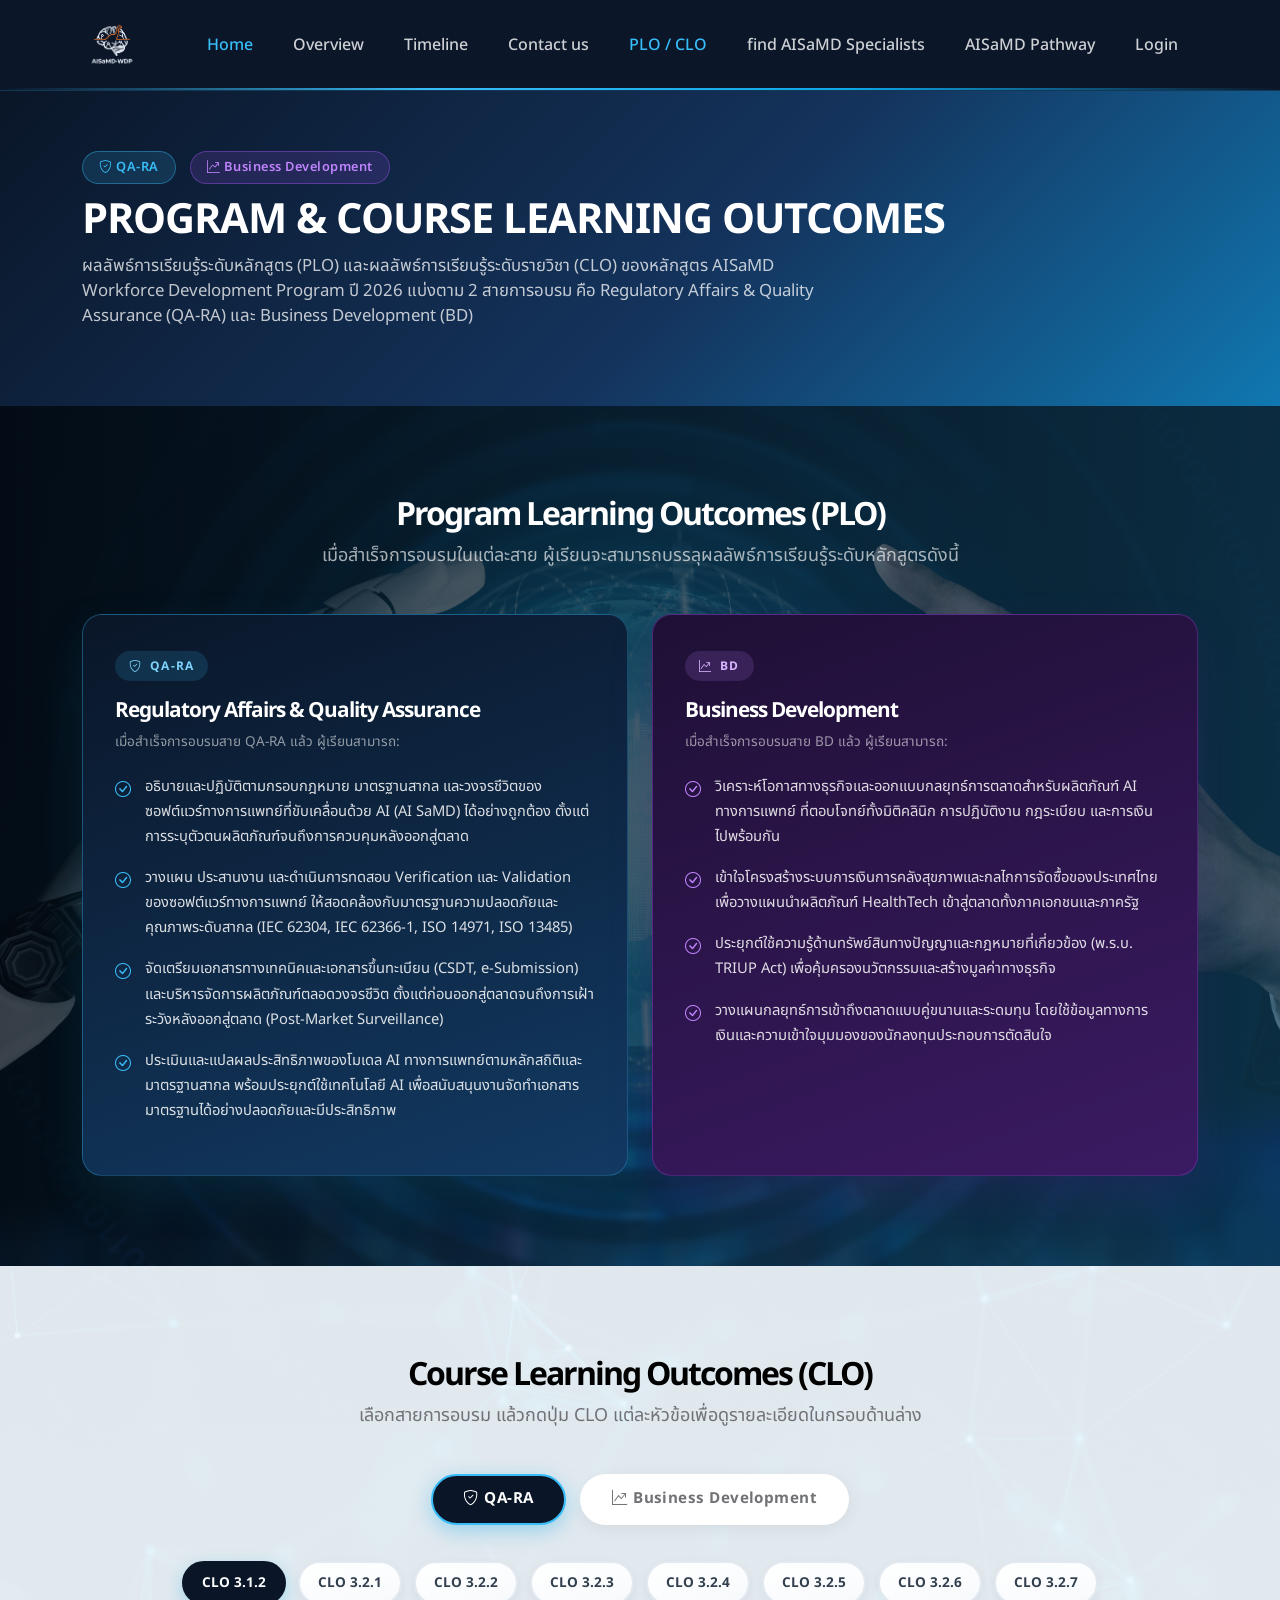
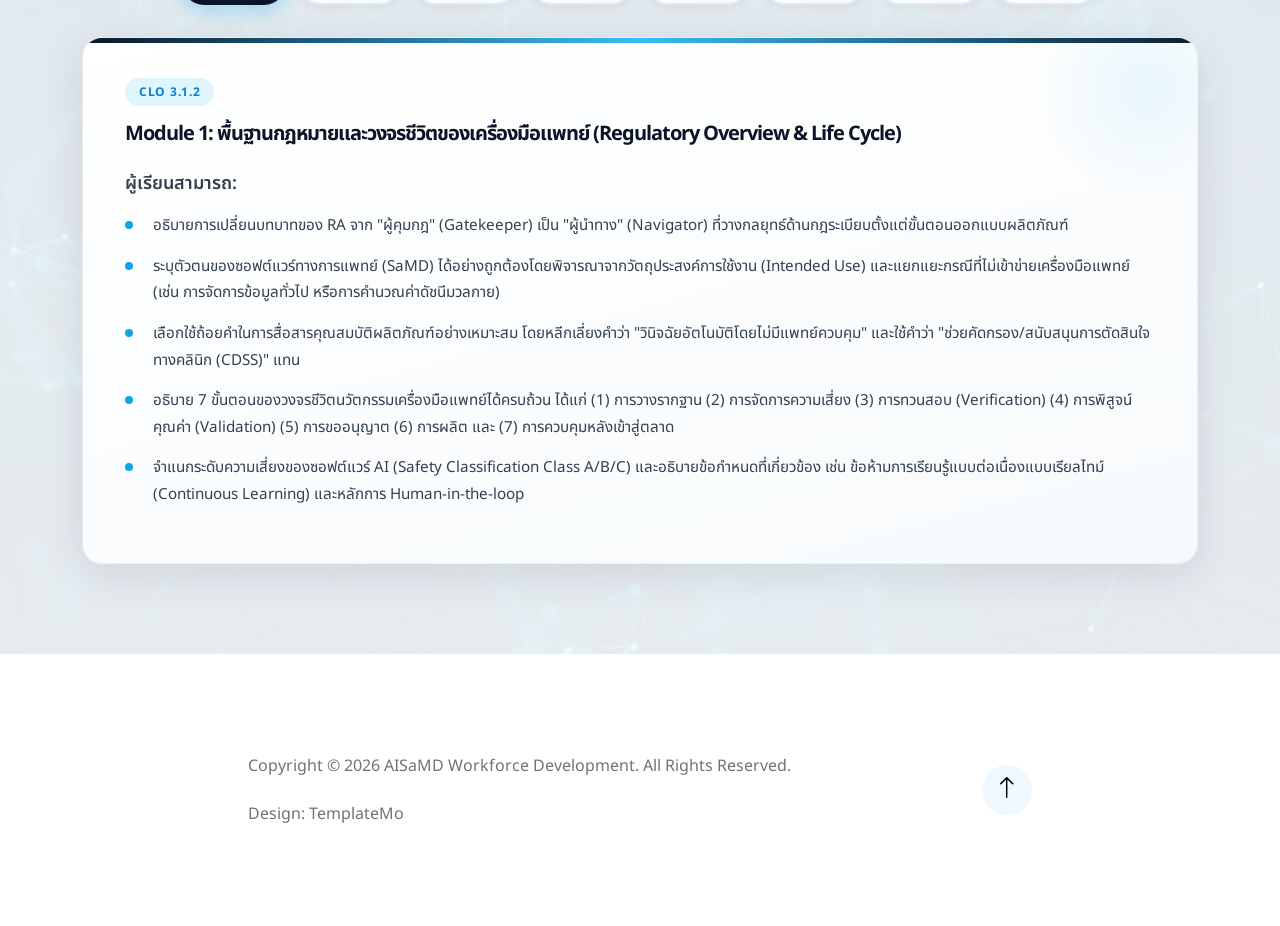
<file: plo-clo.html>
<!doctype html>
<html lang="th">
    <head>
        <meta charset="utf-8">
        <meta name="viewport" content="width=device-width, initial-scale=1">
        <meta name="description" content="Program Learning Outcomes (PLO) และ Course Learning Outcomes (CLO) หลักสูตร AISaMD-WDP 2026">
        <title>PLO / CLO - AISaMD Workforce Development Program</title>
        <link rel="icon" type="image/png" href="images/logo.png" />

        <link rel="preconnect" href="https://fonts.googleapis.com">
        <link rel="preconnect" href="https://fonts.gstatic.com" crossorigin>
        <link href="https://fonts.googleapis.com/css2?family=Noto+Sans+Thai:wght@300;400;500;600;700&family=Sarabun:wght@300;400;600;700&display=swap" rel="stylesheet">

        <link href="css/bootstrap.min.css" rel="stylesheet">
        <link href="css/bootstrap-icons.css" rel="stylesheet">
        <link href="css/templatemo-leadership-event.css" rel="stylesheet">

        <style>
        * {
            font-family: 'Noto Sans Thai', 'Sarabun', sans-serif !important;
        }

        /* ── NAVBAR (เหมือนกับ index.html ทุกประการ) ── */
        .navbar {
            padding: 10px 0 !important;
            background: rgba(10, 22, 40, 0.95) !important;
            backdrop-filter: blur(12px);
            border-bottom: 1px solid rgba(56,189,248,0.2);
            transition: all 0.3s ease;
        }
        .brand-logo {
            height: 60px !important;
            width: auto !important;
        }
        .navbar::after {
            content: '';
            position: absolute;
            bottom: 0; left: 0; right: 0;
            height: 2px;
            background: linear-gradient(90deg, transparent, #38bdf8, #0ea5e9, transparent);
        }
        .nav-link { color: rgba(255,255,255,0.80) !important; }
        .nav-link:hover, .nav-link.active { color: #38bdf8 !important; }

        /* ── Page hero ── */
        .plo-hero {
            background: linear-gradient(135deg, #0a1628 0%, #14335c 55%, #0ea5e9 130%);
            padding: 60px 0 60px;
            color: #ffffff;
        }
        .plo-hero h1 {
            color: #ffffff;
            font-size: 2.6rem;
            letter-spacing: -1px;
        }
        .plo-hero p {
            color: rgba(255,255,255,0.75);
            font-size: 1.05rem;
            max-width: 760px;
        }
        .plo-hero .badge-track {
            display: inline-block;
            padding: 6px 16px;
            border-radius: 30px;
            font-size: 0.8rem;
            font-weight: 600;
            letter-spacing: 0.04em;
            margin-right: 10px;
            margin-bottom: 12px;
        }
        .badge-qara { background: rgba(56,189,248,0.15); color: #38bdf8; border: 1px solid rgba(56,189,248,0.4); }
        .badge-bd   { background: rgba(168,85,247,0.15); color: #c084fc; border: 1px solid rgba(168,85,247,0.4); }

        /* ── Section wrapper ── */
        .plo-section { padding: 90px 0; }
        .section-heading { text-align: center; margin-bottom: 45px; }
        .section-heading h2 { font-size: 2rem; }
        .section-heading p { color: var(--p-color); }

        /* PLO section: dark gradient + background image, matching index.html section_2 */
        .plo-section-dark {
            position: relative;
            overflow: hidden;
            background: linear-gradient(135deg, #0a1628 0%, #0d2137 60%, #0a3d5c 100%);
        }
        .plo-section-dark::before {
            content: "";
            position: absolute;
            top: 0; left: 0; right: 0; bottom: 0;
            background:
                linear-gradient(135deg, rgba(10,22,40,0.30) 0%, rgba(13,33,55,0.25) 60%, rgba(10,61,92,0.20) 100%),
                url('images/bg_01.png') center center / cover no-repeat;
            pointer-events: none;
        }
        .plo-section-dark .container { position: relative; z-index: 1; }
        .plo-section-dark .section-heading h2 { color: #ffffff; }
        .plo-section-dark .section-heading p { color: rgba(255,255,255,0.65); }

        /* CLO section: soft tinted background + faint image, instead of flat white/light blue */
        .plo-section-alt {
            position: relative;
            overflow: hidden;
            background: linear-gradient(180deg, #eef6fc 0%, #f4f9fd 100%);
        }
        .plo-section-alt::before {
            content: "";
            position: absolute;
            top: 0; left: 0; right: 0; bottom: 0;
            background: url('images/bg_02.png') center center / cover no-repeat;
            opacity: 0.06;
            pointer-events: none;
        }
        .plo-section-alt .container { position: relative; z-index: 1; }

        /* ── PLO cards ── */
        .plo-card {
            border-radius: 20px;
            padding: 36px 32px;
            height: 100%;
            color: #ffffff;
            position: relative;
            overflow: hidden;
        }
        .plo-card.qara {
            background: linear-gradient(160deg, #0a1628 0%, #123a63 100%);
            border: 1px solid rgba(56,189,248,0.3);
            box-shadow: 0 20px 45px rgba(14,116,144,0.18);
        }
        .plo-card.bd {
            background: linear-gradient(160deg, #1e1035 0%, #3b1a63 100%);
            border: 1px solid rgba(168,85,247,0.3);
            box-shadow: 0 20px 45px rgba(88,28,135,0.18);
        }
        .plo-card .track-tag {
            display: inline-flex;
            align-items: center;
            gap: 8px;
            font-size: 0.75rem;
            font-weight: 700;
            letter-spacing: 0.1em;
            text-transform: uppercase;
            padding: 6px 14px;
            border-radius: 30px;
            margin-bottom: 18px;
        }
        .plo-card.qara .track-tag { background: rgba(56,189,248,0.15); color: #7dd3fc; }
        .plo-card.bd .track-tag { background: rgba(192,132,252,0.15); color: #d8b4fe; }
        .plo-card h3 { color: #ffffff; font-size: 1.3rem; margin-bottom: 8px; }
        .plo-card .track-sub { color: rgba(255,255,255,0.55); font-size: 0.85rem; margin-bottom: 22px; }
        .plo-card ul { list-style: none; padding-left: 0; margin-bottom: 0; }
        .plo-card ul li {
            position: relative;
            padding-left: 30px;
            margin-bottom: 16px;
            font-size: 0.92rem;
            line-height: 1.7;
            color: rgba(255,255,255,0.85);
        }
        .plo-card ul li:before {
            content: "\f26b";
            font-family: "bootstrap-icons" !important;
            position: absolute;
            left: 0; top: 2px;
            font-size: 1rem;
        }
        .plo-card.qara ul li:before { color: #38bdf8; }
        .plo-card.bd ul li:before { color: #c084fc; }

        /* ── CLO track tabs ── */
        .clo-tab-switch {
            display: flex;
            justify-content: center;
            gap: 14px;
            margin-bottom: 36px;
            flex-wrap: wrap;
        }
        .clo-tab-btn {
            border: 2px solid transparent;
            background: #ffffff;
            padding: 12px 30px;
            border-radius: 40px;
            font-weight: 700;
            font-size: 0.95rem;
            letter-spacing: 0.03em;
            color: var(--p-color);
            box-shadow: 0 4px 16px rgba(0,0,0,0.06);
            transition: all 0.25s ease;
            cursor: pointer;
        }
        .clo-tab-btn.active.tab-qara {
            background: #0a1628; color: #ffffff; border-color: #38bdf8;
            box-shadow: 0 6px 20px rgba(14,165,233,0.35);
        }
        .clo-tab-btn.active.tab-bd {
            background: #1e1035; color: #ffffff; border-color: #c084fc;
            box-shadow: 0 6px 20px rgba(168,85,247,0.35);
        }
        .clo-tab-btn i { margin-right: 6px; }

        .clo-group { display: none; }
        .clo-group.active { display: block; }

        /* ── CLO chip buttons ── */
        .clo-chip-row {
            display: flex;
            flex-wrap: wrap;
            gap: 12px;
            justify-content: center;
            margin-bottom: 32px;
        }
        .clo-chip {
            border: 2px solid #e2e8f0;
            background: linear-gradient(165deg, #ffffff 0%, #f7fafc 100%);
            color: #33404f;
            padding: 10px 18px;
            border-radius: 30px;
            font-weight: 700;
            font-size: 0.85rem;
            cursor: pointer;
            transition: all 0.2s ease;
            white-space: nowrap;
            box-shadow: 0 3px 10px rgba(10,22,40,0.05);
        }
        .clo-group.qara .clo-chip:hover { border-color: #38bdf8; color: #0284c7; }
        .clo-group.bd .clo-chip:hover { border-color: #c084fc; color: #7e22ce; }

        .clo-group.qara .clo-chip.active {
            background: #0a1628; border-color: #0a1628; color: #ffffff;
            box-shadow: 0 6px 18px rgba(14,165,233,0.3);
        }
        .clo-group.bd .clo-chip.active {
            background: #1e1035; border-color: #1e1035; color: #ffffff;
            box-shadow: 0 6px 18px rgba(168,85,247,0.3);
        }

        /* ── CLO detail panel ── */
        .clo-panel {
            position: relative;
            overflow: hidden;
            background: linear-gradient(165deg, #ffffff 0%, #f7fafc 100%);
            border-radius: 20px;
            padding: 40px 42px;
            box-shadow: 0 10px 40px rgba(10,22,40,0.10);
            min-height: 340px;
            animation: fadeInPanel 0.25s ease;
            border: 1px solid rgba(10,22,40,0.06);
        }
        .clo-panel::before {
            content: "";
            position: absolute;
            top: 0; left: 0; right: 0;
            height: 5px;
        }
        .clo-group.qara .clo-panel::before { background: linear-gradient(90deg, #0a1628, #38bdf8, #0a1628); }
        .clo-group.bd .clo-panel::before { background: linear-gradient(90deg, #1e1035, #c084fc, #1e1035); }
        .clo-panel::after {
            content: "";
            position: absolute;
            top: -60px; right: -60px;
            width: 220px; height: 220px;
            border-radius: 50%;
            pointer-events: none;
        }
        .clo-group.qara .clo-panel::after { background: radial-gradient(circle, rgba(56,189,248,0.10) 0%, rgba(56,189,248,0) 70%); }
        .clo-group.bd .clo-panel::after { background: radial-gradient(circle, rgba(192,132,252,0.12) 0%, rgba(192,132,252,0) 70%); }
        .clo-panel > * { position: relative; z-index: 1; }
        @keyframes fadeInPanel {
            from { opacity: 0; transform: translateY(8px); }
            to   { opacity: 1; transform: translateY(0); }
        }
        .clo-panel .clo-panel-code {
            display: inline-block;
            font-size: 0.75rem;
            font-weight: 700;
            letter-spacing: 0.06em;
            padding: 5px 14px;
            border-radius: 20px;
            margin-bottom: 14px;
        }
        .clo-group.qara .clo-panel .clo-panel-code { background: rgba(56,189,248,0.15); color: #0284c7; }
        .clo-group.bd .clo-panel .clo-panel-code { background: rgba(168,85,247,0.15); color: #7e22ce; }

        .clo-panel h3 {
            font-size: 1.25rem;
            color: #0a1628;
            margin-bottom: 22px;
            line-height: 1.4;
        }
        .clo-panel ul { padding-left: 0; list-style: none; margin-bottom: 0; }
        .clo-panel ul li {
            position: relative;
            padding-left: 28px;
            margin-bottom: 14px;
            line-height: 1.75;
            color: #33404f;
            font-size: 0.95rem;
        }
        .clo-panel ul li:before {
            content: "";
            position: absolute;
            left: 0; top: 8px;
            width: 8px; height: 8px;
            border-radius: 50%;
        }
        .clo-group.qara .clo-panel ul li:before { background: #0ea5e9; }
        .clo-group.bd .clo-panel ul li:before { background: #a855f7; }

        @media (max-width: 767px) {
            .plo-hero { padding: 50px 0 40px; }
            .plo-hero h1 { font-size: 1.9rem; }
            .clo-panel { padding: 28px 24px; }
        }
        </style>
    </head>

    <body>

        <nav class="navbar navbar-expand-lg">
            <div class="container">

                <button class="navbar-toggler" type="button" data-bs-toggle="collapse" data-bs-target="#navbarNav" aria-controls="navbarNav" aria-expanded="false" aria-label="Toggle navigation">
                    <span class="navbar-toggler-icon"></span>
                </button>

                <a href="index.html" class="navbar-brand mx-auto mx-lg-0">
                    <img src="images/Logo_wh.png" class="brand-logo img-fluid">
                </a>

                <div class="collapse navbar-collapse" id="navbarNav">
                    <ul class="navbar-nav ms-auto">
                        <li class="nav-item">
                            <a class="nav-link" href="index.html#section_1">Home</a>
                        </li>
                        <li class="nav-item">
                            <a class="nav-link" href="index.html#section_2">Overview</a>
                        </li>
                        <li class="nav-item">
                            <a class="nav-link" href="index.html#section_3">Timeline</a>
                        </li>
                        <li class="nav-item">
                            <a class="nav-link" href="index.html#section_4">Contact us</a>
                        </li>
                        <li class="nav-item">
                            <a class="nav-link active" href="plo-clo.html">PLO / CLO</a>
                        </li>
                        <li class="nav-item">
                            <a class="nav-link" href="Profile.html">find AISaMD Specialists</a>
                        </li>

                        <li class="nav-item">
                            <a   a class="nav-link" href="https://doi.org/10.5281/zenodo.23058825"
                            target="_blank" rel="noopener noreferrer">AISaMD Pathway</a>
                        </li>

                        <li class="nav-item">
                            <a class="nav-link" href="login.html">Login</a>
                        </li>
                    </ul>
                <div>

            </div>
        </nav>

        <!-- ============ HERO ============ -->
        <section class="plo-hero">
            <div class="container">
                <span class="badge-track badge-qara"><i class="bi bi-shield-check"></i> QA-RA</span>
                <span class="badge-track badge-bd"><i class="bi bi-graph-up-arrow"></i> Business Development</span>
                <h1>Program &amp; Course Learning Outcomes</h1>
                <p>ผลลัพธ์การเรียนรู้ระดับหลักสูตร (PLO) และผลลัพธ์การเรียนรู้ระดับรายวิชา (CLO)
                    ของหลักสูตร AISaMD Workforce Development Program ปี 2026 แบ่งตาม 2 สายการอบรม
                    คือ Regulatory Affairs &amp; Quality Assurance (QA-RA) และ Business Development (BD)</p>
            </div>
        </section>

        <!-- ============ PLO SECTION ============ -->
        <section class="plo-section plo-section-dark" id="plo">
            <div class="container">
                <div class="section-heading">
                    <h2>Program Learning Outcomes (PLO)</h2>
                    <p>เมื่อสำเร็จการอบรมในแต่ละสาย ผู้เรียนจะสามารถบรรลุผลลัพธ์การเรียนรู้ระดับหลักสูตรดังนี้</p>
                </div>

                <div class="row g-4">
                    <div class="col-lg-6">
                        <div class="plo-card qara">
                            <span class="track-tag"><i class="bi bi-shield-check"></i> QA-RA</span>
                            <h3>Regulatory Affairs &amp; Quality Assurance</h3>
                            <p class="track-sub">เมื่อสำเร็จการอบรมสาย QA-RA แล้ว ผู้เรียนสามารถ:</p>
                            <ul>
                                <li>อธิบายและปฏิบัติตามกรอบกฎหมาย มาตรฐานสากล และวงจรชีวิตของซอฟต์แวร์ทางการแพทย์ที่ขับเคลื่อนด้วย AI (AI SaMD) ได้อย่างถูกต้อง ตั้งแต่การระบุตัวตนผลิตภัณฑ์จนถึงการควบคุมหลังออกสู่ตลาด</li>
                                <li>วางแผน ประสานงาน และดำเนินการทดสอบ Verification และ Validation ของซอฟต์แวร์ทางการแพทย์ ให้สอดคล้องกับมาตรฐานความปลอดภัยและคุณภาพระดับสากล (IEC 62304, IEC 62366-1, ISO 14971, ISO 13485)</li>
                                <li>จัดเตรียมเอกสารทางเทคนิคและเอกสารขึ้นทะเบียน (CSDT, e-Submission) และบริหารจัดการผลิตภัณฑ์ตลอดวงจรชีวิต ตั้งแต่ก่อนออกสู่ตลาดจนถึงการเฝ้าระวังหลังออกสู่ตลาด (Post-Market Surveillance)</li>
                                <li>ประเมินและแปลผลประสิทธิภาพของโมเดล AI ทางการแพทย์ตามหลักสถิติและมาตรฐานสากล พร้อมประยุกต์ใช้เทคโนโลยี AI เพื่อสนับสนุนงานจัดทำเอกสารมาตรฐานได้อย่างปลอดภัยและมีประสิทธิภาพ</li>
                            </ul>
                        </div>
                    </div>

                    <div class="col-lg-6">
                        <div class="plo-card bd">
                            <span class="track-tag"><i class="bi bi-graph-up-arrow"></i> BD</span>
                            <h3>Business Development</h3>
                            <p class="track-sub">เมื่อสำเร็จการอบรมสาย BD แล้ว ผู้เรียนสามารถ:</p>
                            <ul>
                                <li>วิเคราะห์โอกาสทางธุรกิจและออกแบบกลยุทธ์การตลาดสำหรับผลิตภัณฑ์ AI ทางการแพทย์ ที่ตอบโจทย์ทั้งมิติคลินิก การปฏิบัติงาน กฎระเบียบ และการเงินไปพร้อมกัน</li>
                                <li>เข้าใจโครงสร้างระบบการเงินการคลังสุขภาพและกลไกการจัดซื้อของประเทศไทย เพื่อวางแผนนำผลิตภัณฑ์ HealthTech เข้าสู่ตลาดทั้งภาคเอกชนและภาครัฐ</li>
                                <li>ประยุกต์ใช้ความรู้ด้านทรัพย์สินทางปัญญาและกฎหมายที่เกี่ยวข้อง (พ.ร.บ. TRIUP Act) เพื่อคุ้มครองนวัตกรรมและสร้างมูลค่าทางธุรกิจ</li>
                                <li>วางแผนกลยุทธ์การเข้าถึงตลาดแบบคู่ขนานและระดมทุน โดยใช้ข้อมูลทางการเงินและความเข้าใจมุมมองของนักลงทุนประกอบการตัดสินใจ</li>
                            </ul>
                        </div>
                    </div>
                </div>
            </div>
        </section>

        <!-- ============ CLO SECTION ============ -->
        <section class="plo-section plo-section-alt" id="clo">
            <div class="container">
                <div class="section-heading">
                    <h2>Course Learning Outcomes (CLO)</h2>
                    <p>เลือกสายการอบรม แล้วกดปุ่ม CLO แต่ละหัวข้อเพื่อดูรายละเอียดในกรอบด้านล่าง</p>
                </div>

                <!-- Track switch -->
                <div class="clo-tab-switch">
                    <button type="button" class="clo-tab-btn active tab-qara" onclick="switchCloTrack('qara', this)">
                        <i class="bi bi-shield-check"></i>QA-RA
                    </button>
                    <button type="button" class="clo-tab-btn tab-bd" onclick="switchCloTrack('bd', this)">
                        <i class="bi bi-graph-up-arrow"></i>Business Development
                    </button>
                </div>

                <!-- QA-RA group -->
                <div class="clo-group qara active" id="clo-qara">
                    <div class="clo-chip-row" id="chips-qara"></div>
                    <div class="clo-panel" id="panel-qara"></div>
                </div>

                <!-- BD group -->
                <div class="clo-group bd" id="clo-bd">
                    <div class="clo-chip-row" id="chips-bd"></div>
                    <div class="clo-panel" id="panel-bd"></div>
                </div>

            </div>
        </section>

        <footer class="site-footer">
            <div class="container">
                <div class="row align-items-center">
                    <div class="col-lg-12 col-12 ms-lg-auto">
                        <div class="copyright-text-wrap d-flex align-items-center">
                            <p class="copyright-text ms-lg-auto me-4 mb-0">Copyright © 2026 AISaMD Workforce Development.
                            All Rights Reserved.
                            <br><br>Design: <a title="CSS Templates" rel="sponsored" href="https://templatemo.com" target="_blank">TemplateMo</a></p>
                            <a href="#" class="bi-arrow-up arrow-icon custom-link"></a>
                        </div>
                    </div>
                </div>
            </div>
        </footer>

        <script src="js/jquery.min.js"></script>
        <script src="js/bootstrap.min.js"></script>
        <script src="js/jquery.sticky.js"></script>
        <script src="js/click-scroll.js"></script>
        <script src="js/custom.js"></script>

        <script>
        // ===================== CLO DATA =====================
        var cloData = {
            qara: [
                {
                    code: "CLO 3.1.2",
                    title: "Module 1: พื้นฐานกฎหมายและวงจรชีวิตของเครื่องมือแพทย์ (Regulatory Overview &amp; Life Cycle)",
                    items: [
                        "อธิบายการเปลี่ยนบทบาทของ RA จาก \"ผู้คุมกฎ\" (Gatekeeper) เป็น \"ผู้นำทาง\" (Navigator) ที่วางกลยุทธ์ด้านกฎระเบียบตั้งแต่ขั้นตอนออกแบบผลิตภัณฑ์",
                        "ระบุตัวตนของซอฟต์แวร์ทางการแพทย์ (SaMD) ได้อย่างถูกต้องโดยพิจารณาจากวัตถุประสงค์การใช้งาน (Intended Use) และแยกแยะกรณีที่ไม่เข้าข่ายเครื่องมือแพทย์ (เช่น การจัดการข้อมูลทั่วไป หรือการคำนวณค่าดัชนีมวลกาย)",
                        "เลือกใช้ถ้อยคำในการสื่อสารคุณสมบัติผลิตภัณฑ์อย่างเหมาะสม โดยหลีกเลี่ยงคำว่า \"วินิจฉัยอัตโนมัติโดยไม่มีแพทย์ควบคุม\" และใช้คำว่า \"ช่วยคัดกรอง/สนับสนุนการตัดสินใจทางคลินิก (CDSS)\" แทน",
                        "อธิบาย 7 ขั้นตอนของวงจรชีวิตนวัตกรรมเครื่องมือแพทย์ได้ครบถ้วน ได้แก่ (1) การวางรากฐาน (2) การจัดการความเสี่ยง (3) การทวนสอบ (Verification) (4) การพิสูจน์คุณค่า (Validation) (5) การขออนุญาต (6) การผลิต และ (7) การควบคุมหลังเข้าสู่ตลาด",
                        "จำแนกระดับความเสี่ยงของซอฟต์แวร์ AI (Safety Classification Class A/B/C) และอธิบายข้อกำหนดที่เกี่ยวข้อง เช่น ข้อห้ามการเรียนรู้แบบต่อเนื่องแบบเรียลไทม์ (Continuous Learning) และหลักการ Human-in-the-loop"
                    ]
                },
                {
                    code: "CLO 3.2.1",
                    title: "Module 2 (Part 1): โครงสร้างมาตรฐานผลิตภัณฑ์ (Medical Device Standards) และการวางแผน Verification for AI SaMD",
                    items: [
                        "แยกความแตกต่างระหว่างซอฟต์แวร์ทางการแพทย์แบบ Standalone (AI SaMD) และซอฟต์แวร์ที่ฝังอยู่ในฮาร์ดแวร์ (AI SiMD) ได้",
                        "จำแนกระดับความเสี่ยงของเครื่องมือแพทย์ตามเกณฑ์ของสำนักงานคณะกรรมการอาหารและยา (อย.) ทั้ง 4 ระดับ (Class 1 จดแจ้ง ถึง Class 4 ต้องมีใบอนุญาต)",
                        "อธิบายโครงสร้างลำดับชั้นของมาตรฐาน (Hierarchy of Standards) 3 ระดับ ได้แก่ Horizontal Standards (เช่น ISO 13485, ISO 14971), Semi-Horizontal Standards (เช่น IEC 62304, IEC 62366-1, ISO 81001-5-1) และ Vertical Standards (เช่น IEC 60601-2-xx เฉพาะผลิตภัณฑ์)",
                        "อธิบายหลักการของระบบบริหารคุณภาพตามมาตรฐาน ISO 13485:2016 โดยใช้หลักการ PDCA (Plan-Do-Check-Act) รวมถึงประมาณการต้นทุนด้านที่ปรึกษาและการตรวจประเมิน (ประมาณ 150,000-300,000 บาท)",
                        "อธิบายหลักการบริหารความเสี่ยงตามมาตรฐาน ISO 14971:2019 โดยคำนวณความเสี่ยงจากความน่าจะเป็น (Probability) คูณความรุนแรง (Severity) และประยุกต์ใช้เกณฑ์การยอมรับความเสี่ยง NACC/ALARP/ACC"
                    ]
                },
                {
                    code: "CLO 3.2.2",
                    title: "Module 2 (Part 2): โครงสร้างมาตรฐานผลิตภัณฑ์และการวางแผน Verification for AI SaMD (ต่อ)",
                    items: [
                        "ปฏิบัติหน้าที่เป็นผู้ประสานงาน (Coordinator) ในกระบวนการส่งทดสอบซอฟต์แวร์ทางการแพทย์ตามมาตรฐานสากล",
                        "ระบุมาตรฐานหลักและเอกสารผลลัพธ์สำคัญ (Key Outputs) ที่ต้องเตรียมของแต่ละมาตรฐาน ได้แก่ IEC 62304 (ระบุ Safety Class), IEC 62366-1 (จัดทำ Usability Engineering File: UEF), IEC 60601-1/-1-2 (ระบุ Critical Component List: CCL), ETSI EN 303 645 (จัดทำ Vulnerability Report) และมาตรฐาน AI สากล ISO/IEC (จัดทำเอกสาร Dataset)",
                        "วางแผนกระบวนการส่งทดสอบ 5 ขั้นตอน โดยประมาณระยะเวลา 60-90 วัน และประมาณค่าใช้จ่ายด้านซอฟต์แวร์และความปลอดภัยไซเบอร์ (85,000-210,000 บาท)",
                        "ประยุกต์ใช้หลัก 3 Golden Rules ในการทำงานร่วมกับห้องปฏิบัติการทดสอบ ได้แก่ การจัดเตรียมเอกสารให้ครบถ้วนถูกต้อง การเข้าใจบทบาทของผู้เกี่ยวข้องแต่ละฝ่าย และการสร้างความสัมพันธ์อันดีกับห้องปฏิบัติการ",
                        "อธิบายรายละเอียดเชิงลึกของมาตรฐาน IEC 62304 (Class A/B/C, Clause 4-9), มาตรฐาน IEC 62366-1 (Use Specification → Hazard Analysis → Use Scenarios → Formative/Summative Evaluation), มาตรฐาน ETSI EN 303 645 (No Default Password, Coordinated Vulnerability Disclosure) และมาตรฐาน AI สากล (ISO/IEC TS 25058, TR 29119-11, TS 4213 และมอก. 3645)",
                        "ตรวจสอบความน่าเชื่อถือทางสถิติของผลทดสอบ โดยกำหนดให้มีช่วงความเชื่อมั่น 95% (95% CI) และค่า p&lt;0.05"
                    ]
                },
                {
                    code: "CLO 3.2.3",
                    title: "Module 3 (Part 1): การตรวจสอบความใช้ได้ของการออกแบบสำหรับนวัตกรรม AI (Design Validation for AI SaMD)",
                    items: [
                        "อธิบายว่าวัตถุประสงค์การใช้งาน (Intended Use) เป็นหัวใจสำคัญที่กำหนดระดับความเสี่ยงและมาตรฐานทั้งหมดที่ต้องนำมาใช้กับผลิตภัณฑ์",
                        "อธิบายเส้นทางมาตรฐาน (Roadmap) ที่ต้องปฏิบัติตามลำดับ ตั้งแต่ ISO 13485 → ISO 14971 → IEC 62304 → IEC 62366 → มาตรฐานความปลอดภัยไซเบอร์",
                        "แยกความแตกต่างระหว่าง Verification (ตรวจสอบว่าผลิตภัณฑ์ตรงตามข้อกำหนดที่ออกแบบไว้) และ Validation (ตรวจสอบว่าผลิตภัณฑ์ตอบโจทย์การใช้งานจริงของผู้ใช้)",
                        "อธิบายหลักการและเงื่อนไขของมาตรา 27 (Investigational Device Exemption: IDE) ซึ่งเป็น \"ใบเบิกทางชั่วคราว\" สำหรับการทดสอบทางคลินิก การให้ผู้เชี่ยวชาญตรวจสอบ หรือการจัดแสดงนิทรรศการ โดยห้ามใช้เพื่อจำหน่ายเชิงพาณิชย์",
                        "จัดเตรียมเอกสารสำหรับการยื่นแบบอิเล็กทรอนิกส์ (e-Submission) แบ่งเป็น 3 หมวดหลัก ได้แก่ ข้อมูลบริษัท ข้อมูลผลิตภัณฑ์ และแผนการวิจัย (Protocol, Investigator's Brochure, เอกสาร IRB/EC)",
                        "หลีกเลี่ยงข้อผิดพลาดที่พบบ่อย (Pitfalls) ในการยื่นเอกสาร เช่น การใช้ Screenshot แทนฉลากผลิตภัณฑ์ การไม่จำเป็นต้องส่ง Source Code ฉบับเต็ม และการขอใบอนุญาตให้ตรงตามจำนวนที่ระบุไว้ในแผนการวิจัยจริง"
                    ]
                },
                {
                    code: "CLO 3.2.4",
                    title: "Module 3 (Part 2): การตรวจสอบความใช้ได้ของการออกแบบสำหรับนวัตกรรม AI (ต่อ)",
                    items: [
                        "อธิบาย 3 เสาหลักของหลักฐานทางคลินิก (Clinical Evidence) ได้แก่ Valid Clinical Association, Analytical Validation และ Clinical Validation",
                        "จำแนกระดับความเสี่ยงของผลิตภัณฑ์ตามเกณฑ์ อย. ไทย 3 ระดับ ได้แก่ ระดับ 1 (จดแจ้ง) ระดับ 2 (แจ้งรายละเอียด) และระดับ 3 (แจ้งรายละเอียดแบบเข้มข้นสุด)",
                        "อธิบายขั้นตอนการยื่นขออนุญาตตามมาตรา 27(5) แบบคู่ขนานกับการขอรับรองจริยธรรมการวิจัยในคน (IRB/EC) เพื่อลดระยะเวลาดำเนินการ",
                        "ประยุกต์ใช้หลักการวิจัยทางคลินิกที่ดี (Good Clinical Practice: GCP) ตามมาตรฐาน ISO 14155 พร้อมแยกความแตกต่างระหว่าง Adverse Event และ Device Deficiency รวมถึงบทบาทของ Sponsor และ Principal Investigator (PI)",
                        "จัดเตรียมเอกสารหลัก 3 ฉบับ (Core Triad) ได้แก่ Clinical Investigation Plan (CIP), Investigator's Brochure (IB) และ Case Report Form (CRF)"
                    ]
                },
                {
                    code: "CLO 3.2.5",
                    title: "Module 4-5: การจัดเตรียมเอกสารขึ้นทะเบียน และบทบาทหลังการออกสู่ตลาด (Establishment, Submission &amp; Post-Market)",
                    items: [
                        "อธิบายสถานะทางกฎหมายของบริษัทในฐานะ \"สถานที่ผลิตเครื่องมือแพทย์\" และข้อกำหนดที่เกี่ยวข้อง เช่น การจัดทำผังพื้นที่ (Floor Plan) การกำหนดสีตามโซนการทำงาน และคุณสมบัติของผู้ควบคุมการผลิต",
                        "จัดเตรียมแฟ้มข้อมูลทางเทคนิค (CSDT) ให้ครบทั้ง 13 องค์ประกอบบังคับ ได้แก่ คู่มือการใช้งาน (IFU) สถาปัตยกรรมระบบ เอกสารตามมาตรฐาน ISO 14971 เอกสาร Verification/Validation และ Essential Principles",
                        "ปฏิบัติตามข้อกำหนดด้านการโฆษณาเครื่องมือแพทย์ (ใบอนุญาตโฆษณา \"ฆพ.\") โดยต้องขอใบอนุญาตก่อนเผยแพร่ ห้ามใช้ถ้อยคำโอ้อวดเกินจริง และต้องมีคำเตือนที่เหมาะสม",
                        "บริหารจัดการการเฝ้าระวังหลังออกสู่ตลาด (Post-Market Surveillance) โดยรายงานเหตุการณ์ไม่พึงประสงค์ตามกรอบเวลาที่กฎหมายกำหนด (ภัยร้ายแรง 48 ชั่วโมง / เสียชีวิต 10 วัน)",
                        "แยกแยะประเภทของการเปลี่ยนแปลงผลิตภัณฑ์ (Change Management) ระหว่าง Major Change และ Minor Change",
                        "อธิบายหลักความรับผิดชอบต่อผลิตภัณฑ์ (Product Liability) แบบ Strict Liability และวิธีป้องกันความเสี่ยงทางกฎหมายผ่านคู่มือการใช้งาน (IFU)"
                    ]
                },
                {
                    code: "CLO 3.2.6",
                    title: "ISO Documentation Masterclass: ทางลัดการจัดทำเอกสารมาตรฐานด้วยพลัง AI",
                    items: [
                        "เลือกใช้เครื่องมือ AI (Large Language Model) ที่เหมาะสมกับงานจัดทำเอกสารมาตรฐาน โดยพิจารณาความยาวบริบท (Context Length) และความสามารถด้านภาษาไทย",
                        "ออกแบบคำสั่ง (Prompt) ที่มีประสิทธิภาพ โดยระบุมาตรฐานที่ต้องการอ้างอิง ประเภทและขนาดขององค์กร รูปแบบผลลัพธ์ที่ต้องการ และข้อจำกัดที่เกี่ยวข้อง",
                        "ปฏิบัติตามหลักการ \"1 บทสนทนา ต่อ 1 หัวข้อ\" เพื่อป้องกันปัญหาการหลงลืมบริบทของ AI ระหว่างการทำงาน",
                        "ประยุกต์ใช้ AI ในกรณีการใช้งานจริง เช่น การร่าง QMS/SOP การวิเคราะห์ช่องว่าง (Gap Analysis) การออกแบบ SDLC และการจำลองบทบาทผู้ตรวจประเมิน (Auditor)",
                        "ปฏิบัติตามหลักความปลอดภัยและการตรวจสอบผลลัพธ์ โดยห้ามป้อนข้อมูลลับเข้าสู่ระบบ AI ระวังปรากฏการณ์ Hallucination และให้บุคลากรตรวจทานผลลัพธ์ทุกครั้งก่อนนำไปใช้จริง"
                    ]
                },
                {
                    code: "CLO 3.2.7",
                    title: "การวัดประสิทธิภาพ AI (AI Performance)",
                    items: [
                        "อธิบายข้อจำกัดของค่า Accuracy เมื่อใช้กับชุดข้อมูลที่ไม่สมดุล (Imbalanced Data) ซึ่งอาจทำให้ค่า Accuracy สูงเกินจริง",
                        "ปรับค่าขีดแบ่ง (Threshold) ให้เหมาะสมกับบริบททางคลินิก เช่น ลด Threshold ในห้องฉุกเฉินเพื่อเพิ่ม Sensitivity หรือเพิ่ม Threshold ในพื้นที่ชนบทเพื่อลด False Alarm",
                        "แบ่งชุดข้อมูล Train/Validation/Test อย่างเหมาะสม และป้องกันการรั่วไหลของข้อมูลผู้ป่วยข้ามชุดข้อมูล (Patient Leakage)",
                        "เลือกใช้ตัวชี้วัดประสิทธิภาพที่เหมาะสมกับประเภทงาน ได้แก่ Binary Classification (Sensitivity, Specificity, AUPRC), Multi-class (Per-class metrics, Macro-F1), Multi-label (AUROC per class, Exact-match) รวมถึง Latency และ Throughput",
                        "ประยุกต์ใช้วิธีการทางสถิติที่เหมาะสม เช่น McNemar's test และการรายงานช่วงความเชื่อมั่น 95% (95% CI) กำกับตัวชี้วัดหลักทุกตัว",
                        "ตรวจจับสัญญาณเตือน (Red Flags) ของรายงานผลการทดสอบที่ขาดความน่าเชื่อถือ เช่น รายงาน Accuracy เพียงค่าเดียว รายงาน Sensitivity โดยไม่มี Specificity หรือไม่ระบุค่า Threshold ที่ใช้"
                    ]
                }
            ],
            bd: [
                {
                    code: "CLO 3.1.1",
                    title: "การทำเงินด้วยกลยุทธ์การตลาด Business Development (BD)",
                    items: [
                        "ปรับกรอบความคิด (Mindset) จากการนำเสนอ \"เทคโนโลยี\" ไปสู่การนำเสนอ \"มูลค่าทางธุรกิจ\" โดยเข้าใจว่า Accuracy ทำให้แพทย์สนใจ แต่ ROI เป็นสิ่งที่ทำให้ผู้บริหารตัดสินใจจ่ายเงิน",
                        "เลือกปัญหาที่มีมูลค่าการลงทุนที่แท้จริง (Investable Pain Points) เช่น การลดภาระงานของแพทย์ AI ด้านรังสีวิทยา AI ด้านการคัดกรอง และ AI ด้านภาวะฉุกเฉิน/โรคหลอดเลือดสมอง",
                        "ประยุกต์ใช้กรอบแนวคิด 4 เสาหลักในการปิดดีลกับโรงพยาบาล ได้แก่ Clinical Value, Workflow Value, Regulatory Value และ Financial Value",
                        "วางแผนการสร้างหลักฐานเชิงประจักษ์ตามแนวคิด Staircase of Evidence โดยเข้าใจว่าโรงพยาบาลจะตัดสินใจซื้อเมื่อพิสูจน์ได้ว่า \"ใช้งานได้จริงและคุ้มค่า\"",
                        "เลือกใช้โมเดลธุรกิจ/รายได้ที่เหมาะสมกับงบประมาณของลูกค้า ได้แก่ Subscription, Per Case และ Revenue Sharing",
                        "หลีกเลี่ยง \"กับดักการทดลองใช้ไม่รู้จบ\" (Endless Pilot Trap) โดยจัดทำข้อตกลงทางการค้า (Commercial Agreement) ที่ระบุเงื่อนไขการจัดซื้อไว้ล่วงหน้าอย่างชัดเจน"
                    ]
                },
                {
                    code: "CLO 3.2.8",
                    title: "Market Research &amp; Healthcare Opportunity Analysis",
                    items: [
                        "อธิบายโครงสร้างระบบการเงินการคลังสุขภาพหลักของไทย 3 ระบบ ได้แก่ CSMBS, SSO และหลักประกันสุขภาพถ้วนหน้า/บัตรทอง (UC ครอบคลุมประชากรประมาณร้อยละ 75)",
                        "ระบุช่องทางการเสนอสิทธิประโยชน์ (UCBP) ที่เหมาะสมกับผลิตภัณฑ์ HealthTech เช่น ยา วัคซีน และหัตถการ/เครื่องมือแพทย์ ผ่านสำนักงานหลักประกันสุขภาพแห่งชาติ (สปสช.)",
                        "ประยุกต์ใช้เกณฑ์การพิจารณาคัดเลือกผลิตภัณฑ์เข้าสิทธิประโยชน์ 6 ด้าน ได้แก่ จำนวนผู้ได้รับผลกระทบ ความรุนแรงของโรค ประสิทธิผลของผลิตภัณฑ์ ความแตกต่างจากแนวปฏิบัติเดิม ผลกระทบต่อภาระค่าใช้จ่ายครัวเรือน และความเป็นธรรมทางสังคม",
                        "อธิบายข้อกำหนดของการประเมินเทคโนโลยีด้านสุขภาพ (HTA) ซึ่งกำหนดให้ผลิตภัณฑ์ต้องมี Technology Readiness Level (TRL) ตั้งแต่ระดับ 6 ขึ้นไป"
                    ]
                },
                {
                    code: "CLO 3.2.9",
                    title: "การคุ้มครองนวัตกรรมด้วยสิทธิบัตร",
                    items: [
                        "จำแนกประเภทของทรัพย์สินทางปัญญาที่เกี่ยวข้องกับผลิตภัณฑ์ AI ทางการแพทย์ ได้แก่ ลิขสิทธิ์ สิทธิบัตรการประดิษฐ์และอนุสิทธิบัตร และเครื่องหมายการค้า",
                        "ดำเนินการสืบค้นสิทธิบัตร (Patent Search) ก่อนยื่นจดทะเบียน โดยใช้ฐานข้อมูล ipthailand.go.th, Espacenet, Lens.org และ Google Patents",
                        "ปฏิบัติตามขั้นตอนการยื่นจดทะเบียนทรัพย์สินทางปัญญาทั้ง 6 ขั้นตอน",
                        "อธิบายสาระสำคัญของ TRIUP Act พ.ศ. 2564 ซึ่งปลดล็อกความเป็นเจ้าของผลงานวิจัยที่ได้รับทุนภาครัฐ กำหนดให้นำไปใช้ประโยชน์เชิงพาณิชย์ภายใน 2 ปี และแบ่งปันรายได้คืนแก่นักวิจัย"
                    ]
                },
                {
                    code: "CLO 3.2.10",
                    title: "Healthcare Business Model Design",
                    items: [
                        "ประยุกต์ใช้กรอบแนวคิด 3C Framework ของสมาคม THTA ได้แก่ Connection, Capital และ Contribute",
                        "เปรียบเทียบขนาดตลาด Medical AI ระดับโลกและในประเทศไทย ซึ่งมีมูลค่าแตกต่างกันประมาณ 10 เท่า",
                        "เลือกรูปแบบโมเดลธุรกิจที่เหมาะสมกับผลิตภัณฑ์ HealthTech เช่น B2B, B2C, B2G, B2B2C, PPP, Marketplace และแพลตฟอร์ม/API",
                        "ออกแบบโมเดลรายได้ที่หลากหลาย เช่น Transaction Fee, Pay-per-use, License Fee, Implementation Fee, Maintenance Fee, Revenue Sharing, Outcome-based Payment และ CSR"
                    ]
                },
                {
                    code: "CLO 3.2.11",
                    title: "From Prototype to Procurement",
                    items: [
                        "วิเคราะห์ 5 สาเหตุหลักที่ทำให้นวัตกรรมทางการแพทย์ไม่ประสบความสำเร็จเชิงพาณิชย์ ได้แก่ ไม่มีปัญหาที่แท้จริงรองรับ ไม่ถูกนำไปใช้จริง ไม่มีหลักฐานสนับสนุน ไม่มีโมเดลธุรกิจที่ชัดเจน และไม่มีเส้นทางการจัดซื้อที่รองรับ",
                        "ประยุกต์ใช้กรอบแนวคิด 4P Framework ในการวิเคราะห์ผู้มีส่วนได้ส่วนเสียในโรงพยาบาล ได้แก่ Patient, Provider, Process และ Payer",
                        "ระบุหน่วยงานและขั้นตอนการอนุมัติภายในโรงพยาบาลที่มักเป็นอุปสรรคต่อการปิดดีล (\"The Secret Room\") ได้แก่ ฝ่าย IT ฝ่ายการเงิน ฝ่ายจัดซื้อ และคณะกรรมการบริหาร รวมถึง 5 Gates of Approval",
                        "แยกแยะความเข้าใจผิด (Myths) ที่พบบ่อย เช่น การทดลองใช้สำเร็จเท่ากับขายได้ เทคโนโลยีที่ดีกว่าเท่ากับชนะการประมูล และราคาที่ถูกกว่าเท่ากับขายได้ (ต้องพิจารณา Total Cost of Ownership: TCO ประกอบ)"
                    ]
                },
                {
                    code: "CLO 3.2.12",
                    title: "HealthTech Investment Readiness &amp; Venture Valuation",
                    items: [
                        "คำนวณและวิเคราะห์ตัวชี้วัดทางการเงินของสตาร์ทอัพ ได้แก่ Burn Rate, Runway และ Driver-Based Forecast พร้อมวางแผน Scenario Planning ทั้งกรณีฐาน กรณีดีกว่าคาด และกรณีแย่กว่าคาด",
                        "จำแนกกลุ่มธุรกิจ HealthTech ตามมุมมองของนักลงทุน 3 กลุ่ม ได้แก่ Medical AI, เครื่องมือแพทย์ และวิทยาศาสตร์ชีวภาพ",
                        "วางกลยุทธ์การระดมทุนโดยพิจารณาความสัมพันธ์เชิงสามเหลี่ยมระหว่าง User, Buyer และ Beneficiary และวางแผนการใช้เงินทุน (Use of Funds) ให้เชื่อมโยงกับ Execution Map to Next Milestone",
                        "อธิบายวิธีการประเมินมูลค่ากิจการเบื้องต้น (Valuation Methods) พร้อมยกตัวอย่างกรณีศึกษาประกอบ"
                    ]
                },
                {
                    code: "CLO 3.2.13",
                    title: "Market Access Strategy",
                    items: [
                        "วางแผนกลยุทธ์เข้าถึงตลาดแบบคู่ขนาน 4 เส้นทาง (4-Track Parallel Strategy) ไปพร้อมกัน",
                        "<strong>เส้นทางที่ 1 (TFDA):</strong> วางแผนขึ้นทะเบียนกับ อย. ระบุ 7 กับดักที่มักเสียเวลา และเลือกใช้ Full Pathway, Abridged Pathway หรือ Reliance Pathway (เริ่มใช้พฤษภาคม 2569)",
                        "<strong>เส้นทางที่ 2 (โรงพยาบาลเอกชน):</strong> วางกลยุทธ์เจาะตลาดโรงพยาบาลเอกชนกว่า 349 แห่ง ด้วยกลยุทธ์ 4-Tier (เริ่มจาก Tier 3 สร้าง Reference Site ก่อนขยายสู่ Tier 1 และ Tier 2)",
                        "<strong>เส้นทางที่ 3 (จัดซื้อภาครัฐ):</strong> วางแผนเข้าสู่กระบวนการจัดซื้อของโรงพยาบาลรัฐกว่า 927 แห่ง (วงจร 12-18 เดือน ต้องเริ่มล่วงหน้าอย่างน้อย 6 เดือน) และพิจารณาช่องทางลัดผ่านบัญชีนวัตกรรมไทย",
                        "<strong>เส้นทางที่ 4 (แหล่งเงินทุนภาครัฐ):</strong> ระบุและวางแผนขอรับการสนับสนุนแบบ Stacking รวมมูลค่าสูงถึง 70 ล้านบาทขึ้นไปโดยไม่เสียสัดส่วนหุ้น เช่น BOI, NIA และ BOI Matching Fund"
                    ]
                }
            ]
        };

        // ===================== RENDER LOGIC =====================
        function renderChips(track) {
            var row = document.getElementById('chips-' + track);
            row.innerHTML = '';
            cloData[track].forEach(function(clo, idx) {
                var btn = document.createElement('button');
                btn.type = 'button';
                btn.className = 'clo-chip' + (idx === 0 ? ' active' : '');
                btn.textContent = clo.code;
                btn.onclick = function () { selectClo(track, idx, btn); };
                row.appendChild(btn);
            });
        }

        function renderPanel(track, idx) {
            var clo = cloData[track][idx];
            var panel = document.getElementById('panel-' + track);
            var html = '<span class="clo-panel-code">' + clo.code + '</span>';
            html += '<h3>' + clo.title + '</h3>';
            html += '<p class="mb-3" style="color:#33404f;font-weight:600;">ผู้เรียนสามารถ:</p>';
            html += '<ul>';
            clo.items.forEach(function (li) {
                html += '<li>' + li + '</li>';
            });
            html += '</ul>';
            panel.innerHTML = html;
        }

        function selectClo(track, idx, btnEl) {
            document.querySelectorAll('#chips-' + track + ' .clo-chip').forEach(function (el) {
                el.classList.remove('active');
            });
            btnEl.classList.add('active');
            renderPanel(track, idx);
        }

        function switchCloTrack(track, btn) {
            document.querySelectorAll('.clo-group').forEach(function (el) {
                el.classList.remove('active');
            });
            document.getElementById('clo-' + track).classList.add('active');

            document.querySelectorAll('.clo-tab-btn').forEach(function (el) {
                el.classList.remove('active');
            });
            btn.classList.add('active');
        }
 
        // Init
        ['qara', 'bd'].forEach(function (track) {
            renderChips(track);
            renderPanel(track, 0);
        });
        </script>

    </body>
</html>
</file>
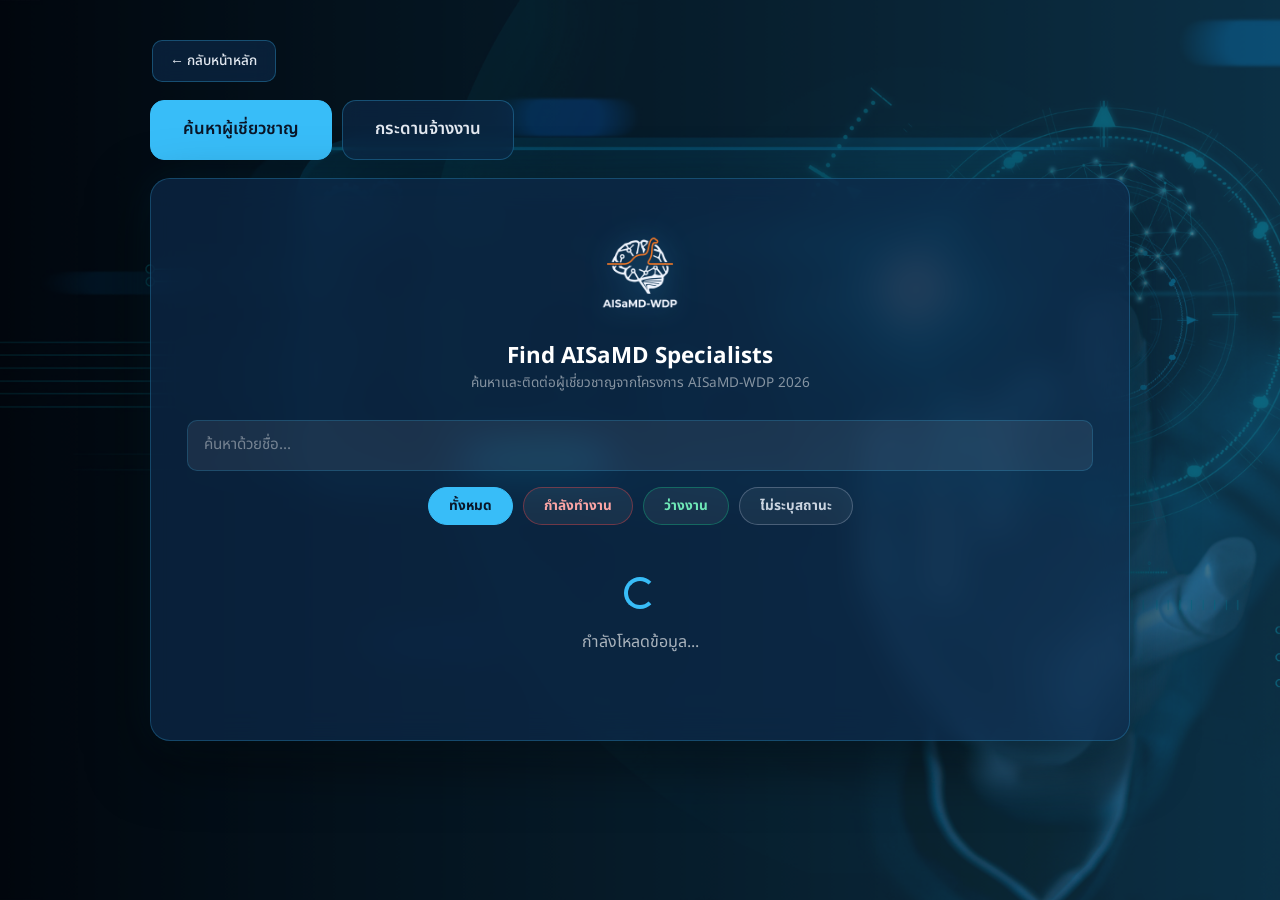
<file: Profile.html>
<!DOCTYPE html>
<!-- Profile.html version marker: v8 (fixed stale SCRIPT_URL/JOB_SCRIPT_URL to latest deployment URLs) -->
<html lang="th">
<head>
    <meta charset="UTF-8">
    <meta name="viewport" content="width=device-width, initial-scale=1.0">
    <title>Find AISaMD Specialists - AISaMD-WDP (Prototype + Job Board)</title>
    <link rel="icon" type="image/png" href="images/logo.png" />
    <link href="https://fonts.googleapis.com/css2?family=Noto+Sans+Thai:wght@300;400;500;600;700&family=Sarabun:wght@300;400;600;700&display=swap" rel="stylesheet">
    <link href="https://cdn.jsdelivr.net/npm/bootstrap@5.3.0/dist/css/bootstrap.min.css" rel="stylesheet">
    <script src="https://cdn.jsdelivr.net/npm/bootstrap@5.3.0/dist/js/bootstrap.bundle.min.js"></script>

    <style>
        * {
            font-family: 'Noto Sans Thai', 'Sarabun', sans-serif !important;
            box-sizing: border-box;
        }

        body {
            margin: 0;
            min-height: 100vh;
            background: #0a1628;
            background-image: url('images/image_login2.png');
            background-size: cover;
            background-position: center;
            background-repeat: no-repeat;
            padding: 40px 16px;
        }

        .page-wrap { width: 100%; max-width: 980px; margin: 0 auto; }

        .top-bar {
            display: flex;
            justify-content: space-between;
            align-items: center;
            margin-bottom: 18px;
            padding: 0 2px;
        }

        .nav-btn {
            background: rgba(13, 42, 74, 0.65);
            backdrop-filter: blur(10px);
            border: 1px solid rgba(56,189,248,0.3);
            color: #e2e8f0;
            text-decoration: none;
            font-size: 0.85rem;
            font-weight: 500;
            padding: 10px 18px;
            border-radius: 10px;
            display: inline-flex;
            align-items: center;
            gap: 6px;
            cursor: pointer;
            transition: background-color 0.2s, transform 0.2s;
        }
        .nav-btn:hover { background: rgba(56,189,248,0.25); color: #ffffff; transform: translateY(-1px); }

        .glass-card {
            background: rgba(13, 42, 74, 0.70);
            backdrop-filter: blur(16px);
            border: 1px solid rgba(56,189,248,0.25);
            border-radius: 20px;
            box-shadow: 0 20px 60px rgba(0,0,0,0.5), 0 0 40px rgba(56,189,248,0.08);
            padding: 40px 36px;
        }

        .search-header { text-align: center; margin-bottom: 26px; }
        .search-header img { max-width: 110px; display: block; margin: 0 auto 14px; filter: drop-shadow(0 0 14px rgba(56,189,248,0.35)); }
        .search-header h2 { font-size: 1.4rem; font-weight: 700; color: #ffffff; margin-bottom: 4px; }
        .search-header p { color: rgba(255,255,255,0.5); font-size: 0.85rem; }

        .search-input {
            width: 100%;
            border: 1px solid rgba(56,189,248,0.2);
            border-radius: 10px;
            padding: 13px 16px;
            font-size: 0.95rem;
            color: white;
            background: rgba(255,255,255,0.07);
            margin-bottom: 16px;
        }
        .search-input::placeholder { color: rgba(255,255,255,0.4); }
        .search-input:focus {
            outline: none; border-color: #38bdf8;
            box-shadow: 0 0 0 3px rgba(56,189,248,0.15);
            background: rgba(255,255,255,0.10);
        }

        .filter-row { display: flex; gap: 10px; flex-wrap: wrap; margin-bottom: 22px; justify-content: center; }
        .filter-btn {
            border: 1px solid rgba(56,189,248,0.3);
            background: rgba(255,255,255,0.06);
            color: rgba(255,255,255,0.75);
            padding: 8px 20px;
            border-radius: 30px;
            font-size: 0.85rem;
            font-weight: 700;
            cursor: pointer;
            transition: all 0.2s ease;
        }
        .filter-btn.active { background: #38bdf8; color: #0a1628; border-color: #38bdf8; }

        .people-grid { display: grid; grid-template-columns: repeat(auto-fill, minmax(220px, 1fr)); gap: 14px; }

        .person-card {
            background: rgba(255,255,255,0.05);
            border: 1px solid rgba(56,189,248,0.2);
            border-radius: 14px;
            padding: 18px;
            cursor: pointer;
            transition: all 0.2s ease;
        }
        .person-card:hover { background: rgba(56,189,248,0.12); border-color: #38bdf8; transform: translateY(-2px); }
        .person-card .p-name { color: #ffffff; font-weight: 700; font-size: 1rem; margin-bottom: 4px; }
        .person-card .p-occ { color: rgba(255,255,255,0.6); font-size: 0.82rem; margin-bottom: 2px; }
        .person-card .p-com { color: rgba(255,255,255,0.4); font-size: 0.78rem; margin-bottom: 10px; }

        .badge-working { background: rgba(239,68,68,0.18); color: #f87171; }
        .badge-unemployed { background: rgba(16,185,129,0.18); color: #34d399; }
        .badge-unset { background: rgba(148,163,184,0.18); color: #cbd5e1; }
        .status-pill { display: inline-block; padding: 4px 12px; border-radius: 20px; font-size: 0.72rem; font-weight: 700; }

        .filter-btn.filter-working { border-color: rgba(239,68,68,0.4); color: #fca5a5; }
        .filter-btn.filter-working.active { background: #ef4444; color: #ffffff; border-color: #ef4444; }
        .filter-btn.filter-unemployed { border-color: rgba(16,185,129,0.4); color: #6ee7b7; }
        .filter-btn.filter-unemployed.active { background: #10b981; color: #ffffff; border-color: #10b981; }
        .filter-btn.filter-unset { border-color: rgba(148,163,184,0.4); color: #cbd5e1; }
        .filter-btn.filter-unset.active { background: #94a3b8; color: #0a1628; border-color: #94a3b8; }

        .state-box { text-align: center; padding: 30px 10px; color: rgba(255,255,255,0.65); }
        .state-box .spinner-border { color: #38bdf8; margin-bottom: 16px; }
        .state-icon { font-size: 2.4rem; margin-bottom: 14px; display: block; }

        /* ── Detail (CV) view ── */
        .contact-topbar {
            background: rgba(13, 42, 74, 0.75);
            backdrop-filter: blur(14px);
            border: 1px solid rgba(56,189,248,0.3);
            border-radius: 18px;
            padding: 18px 26px;
            margin-bottom: 22px;
            display: flex;
            align-items: center;
            justify-content: space-between;
            gap: 16px;
            flex-wrap: wrap;
        }
        .contact-topbar .ct-info { display: flex; flex-direction: column; gap: 4px; }
        .contact-topbar .ct-name { color: #ffffff; font-weight: 700; font-size: 1.15rem; }
        .contact-topbar .ct-meta { display: flex; align-items: center; gap: 10px; flex-wrap: wrap; }
        .contact-topbar .ct-occ { color: rgba(255,255,255,0.65); font-size: 0.85rem; }
        .contact-btn-top {
            background: linear-gradient(135deg, #0ea5e9, #38bdf8);
            border: none;
            color: #0a1628;
            font-weight: 700;
            padding: 12px 26px;
            border-radius: 40px;
            font-size: 0.9rem;
            box-shadow: 0 8px 20px rgba(56,189,248,0.35);
            transition: transform 0.2s ease;
            white-space: nowrap;
        }
        .contact-btn-top:hover { transform: translateY(-2px); box-shadow: 0 10px 26px rgba(56,189,248,0.45); }

        .paper-card {
            background: linear-gradient(180deg, #ffffff 0%, #fbfdff 100%);
            border-radius: 14px;
            box-shadow: 0 25px 60px rgba(15,23,42,0.35), 0 4px 14px rgba(15,23,42,0.12);
            padding: 52px 50px;
            border: 1px solid rgba(15,23,42,0.06);
            position: relative;
            overflow: hidden;
        }
        .paper-card::before {
            content: "";
            position: absolute;
            top: 0; left: 0; right: 0;
            height: 6px;
            background: linear-gradient(90deg, #0a1628, #0ea5e9, #38bdf8, #0a1628);
        }
        .cv-header { text-align: center; margin-bottom: 8px; }
        .cv-logo { max-width: 74px; height: auto; display: block; margin: 0 auto 12px; }
        .cv-name { font-size: 1.7rem; font-weight: 700; color: #0f172a; margin: 0 0 4px; letter-spacing: -0.5px; }
        .cv-subtitle { font-size: 0.85rem; color: #94a3b8; text-transform: uppercase; letter-spacing: 0.08em; font-weight: 600; }

        .cv-workinfo {
            margin-top: 16px;
            display: inline-flex;
            align-items: center;
            gap: 10px;
            flex-wrap: wrap;
            justify-content: center;
            background: #f8fbfd;
            border: 1px solid #e8eef2;
            border-radius: 30px;
            padding: 8px 20px;
        }
        .cv-workinfo .cv-occ { font-size: 0.88rem; font-weight: 600; color: #334155; }
        .cv-workinfo .cv-com { font-size: 0.85rem; color: #64748b; }
        .cv-workinfo .status-pill { transform: scale(0.92); }
        .cv-workinfo .badge-working { background: rgba(239,68,68,0.14); color: #dc2626; }
        .cv-workinfo .badge-unemployed { background: rgba(16,185,129,0.14); color: #059669; }
        .cv-workinfo .badge-unset { background: rgba(100,116,139,0.10); color: #64748b; }

        .cv-divider {
            border: none;
            height: 1px;
            background: linear-gradient(90deg, transparent, #cbd5e1, transparent);
            margin: 26px 0 30px;
        }

        .cv-main-title {
            font-size: 1.05rem;
            font-weight: 700;
            line-height: 1.6;
            color: #0f172a;
            text-align: center;
            margin: 0 auto 36px;
            max-width: 640px;
        }

        .skill-block { margin-bottom: 34px; padding: 26px 28px; border-radius: 14px; background: #f8fbfd; border: 1px solid #eef4f8; }
        .skill-block:last-child { margin-bottom: 0; }
        .skill-block-title {
            font-size: 1rem;
            font-weight: 700;
            color: #ffffff;
            margin-bottom: 12px;
            display: inline-block;
            padding: 5px 16px;
            border-radius: 20px;
        }
        .skill-block.qara .skill-block-title { background: #0a1628; }
        .skill-block.bd .skill-block-title { background: #4c1d95; }
        .skill-block.workshop .skill-block-title { background: #b45309; }

        .skill-block-desc { font-size: 0.92rem; color: #475569; line-height: 1.75; margin-bottom: 18px; }

        .clo-cv-list { list-style: none; padding: 0; margin: 0; }
        .clo-cv-list li {
            position: relative;
            padding: 9px 0 9px 24px;
            font-size: 0.95rem;
            line-height: 1.7;
            color: #1e293b;
            border-bottom: 1px solid #e8eef2;
        }
        .clo-cv-list li:last-child { border-bottom: none; }
        .clo-cv-list li::before { content: "▸"; position: absolute; left: 0; font-weight: 700; }
        .skill-block.qara .clo-cv-list li::before { color: #0ea5e9; }
        .skill-block.bd .clo-cv-list li::before { color: #a855f7; }
        .skill-block.workshop .clo-cv-list li::before { color: #f59e0b; }

        .empty-clo { color: #94a3b8; font-size: 0.85rem; padding: 6px 0; }
        .cv-footer-mark { text-align: center; margin-top: 34px; font-size: 0.72rem; color: #cbd5e1; letter-spacing: 0.08em; text-transform: uppercase; }

        .cert-buttons-row { display:flex; gap:12px; margin-bottom:22px; flex-wrap:wrap; }
        .cert-btn {
            flex:1; min-width:200px;
            background: rgba(13, 42, 74, 0.65); backdrop-filter: blur(10px);
            border: 1px solid rgba(56,189,248,0.3); color: #e2e8f0 !important;
            font-size: 0.85rem; font-weight: 600; padding: 16px 18px; border-radius: 14px;
            text-decoration:none !important; text-align:center; transition: all 0.2s ease;
            display:flex; flex-direction:column; align-items:center; gap:5px;
        }
        .cert-btn.available { border-color: rgba(52,211,153,0.45); cursor:pointer; }
        .cert-btn.available:hover { background: rgba(52,211,153,0.15); border-color:#34d399; transform: translateY(-2px); }
        .cert-btn.unavailable { opacity:0.4; cursor:default; }
        .cert-btn-icon { font-size:1.2rem; }
        .cert-btn-label { font-size:0.8rem; line-height:1.3; }

        /* ── ส่วนที่เพิ่มใหม่: Job Board (ไม่แก้สไตล์เดิมด้านบน) ── */
        .section-tabs { display: flex; gap: 10px; margin-bottom: 18px; flex-wrap: wrap; }
        .section-tab {
            background: rgba(13, 42, 74, 0.65); backdrop-filter: blur(10px);
            border: 1px solid rgba(56,189,248,0.3); color: #e2e8f0;
            font-size: 0.85rem; font-weight: 600; padding: 10px 20px; border-radius: 10px;
            cursor: pointer; transition: all 0.2s ease;
        }
        .section-tab.active { background: #38bdf8; color: #0a1628; border-color: #38bdf8; }
        .section-tab:hover:not(.active) { background: rgba(56,189,248,0.2); }

        /* ปุ่มบนสุด (ค้นหาผู้เชี่ยวชาญ / กระดานจ้างงาน) ใหญ่ขึ้นเฉพาะจุดนี้ ไม่กระทบแท็บย่อยข้างในกระดานจ้างงาน */
        #topSectionTabs .section-tab { padding: 16px 32px; font-size: 1.05rem; border-radius: 14px; }

        .role-switch-jb { display: flex; gap: 8px; margin-left: auto; }
        .role-btn-jb {
            background: rgba(255,255,255,0.06); border: 1px solid rgba(56,189,248,0.25);
            color: rgba(255,255,255,0.7); font-size: 0.78rem; font-weight: 600;
            padding: 7px 14px; border-radius: 30px; cursor: pointer;
        }
        .role-btn-jb.active { background: #38bdf8; color: #0a1628; border-color: #38bdf8; }

        .poster-badge { display:inline-block; background:rgba(251,191,36,0.15); color:#fbbf24; border:1px solid rgba(251,191,36,0.35); font-size:0.72rem; font-weight:700; padding:2px 10px; border-radius:20px; margin-left:8px; }
        .profile-card-jb { background:linear-gradient(135deg, rgba(56,189,248,0.09), rgba(52,211,153,0.05)); border:1px solid rgba(56,189,248,0.22); border-radius:14px; padding:18px 20px; }
        .pc-header { display:flex; align-items:center; gap:14px; }
        .pc-avatar { width:44px; height:44px; border-radius:12px; background:rgba(56,189,248,0.15); border:1px solid rgba(56,189,248,0.35); display:flex; align-items:center; justify-content:center; font-size:1.3rem; flex-shrink:0; }
        .pc-name-row { display:flex; align-items:center; gap:8px; flex-wrap:wrap; }
        .pc-name { color:#ffffff !important; font-weight:700; font-size:1.05rem; }
        .pc-username { color:rgba(255,255,255,0.45) !important; font-size:0.8rem; margin-top:2px; }
        .pc-divider { height:1px; background:rgba(255,255,255,0.08); margin:14px 0; }
        .pc-details { display:flex; flex-direction:column; gap:8px; }
        .pc-detail-item { display:flex; gap:10px; font-size:0.85rem; }
        .pc-detail-label { color:rgba(255,255,255,0.4) !important; min-width:60px; }
        .pc-detail-value { color:rgba(255,255,255,0.9) !important; font-weight:500; }
        .register-link-jb { color:#38bdf8; font-size:0.82rem; cursor:pointer; text-decoration:underline; }

        label.jb-label { color: rgba(255,255,255,0.75); font-size: 0.85rem; font-weight: 500; }
        .jb-input, textarea.jb-input {
            width: 100%; background: rgba(255,255,255,0.07); border: 1px solid rgba(56,189,248,0.2);
            color: white; border-radius: 10px; padding: 11px 14px; font-size: 0.9rem;
        }
        .jb-input::placeholder { color: rgba(255,255,255,0.4); }
        .jb-input:focus {
            outline: none; border-color: #38bdf8; box-shadow: 0 0 0 3px rgba(56,189,248,0.15);
            background: rgba(255,255,255,0.10); color: white;
        }

        .btn-primary-glow {
            background: linear-gradient(135deg, #0ea5e9, #38bdf8); border: none; color: #0a1628;
            font-weight: 700; padding: 12px 26px; border-radius: 40px; font-size: 0.9rem;
            box-shadow: 0 8px 20px rgba(56,189,248,0.35); transition: transform 0.2s ease;
        }
        .btn-primary-glow:hover { transform: translateY(-2px); box-shadow: 0 10px 26px rgba(56,189,248,0.45); color: #0a1628; }
        .btn-outline-glow {
            background: transparent; border: 1px solid rgba(248,113,113,0.5); color: #fca5a5;
            font-weight: 600; padding: 8px 18px; border-radius: 30px; font-size: 0.82rem;
        }
        .btn-outline-glow:hover { background: rgba(248,113,113,0.15); color: #fca5a5; }
        .btn-approve-jb { background: #10b981; color: #ffffff; border: none; font-weight: 700; padding: 8px 20px; border-radius: 30px; font-size: 0.82rem; }
        .btn-reject-jb { background: transparent; border: 1px solid rgba(239,68,68,0.5); color: #fca5a5; font-weight: 600; padding: 8px 20px; border-radius: 30px; font-size: 0.82rem; }
        .btn-save-draft-jb { background: #f59e0b; color: #1a1200; border: none; font-weight: 700; padding: 7px 16px; border-radius: 30px; font-size: 0.78rem; margin-top: 8px; }

        .job-card {
            background: rgba(255,255,255,0.05); border: 1px solid rgba(56,189,248,0.2);
            border-radius: 16px; padding: 0; margin-bottom: 18px; overflow: hidden; transition: all 0.2s ease;
        }
        .job-card:hover { border-color: #38bdf8; }
        .job-card-head { background: rgba(56,189,248,0.06); padding: 18px 22px; border-bottom: 1px solid rgba(56,189,248,0.15); }
        .job-card-position-label { color: rgba(255,255,255,0.4) !important; font-size: 0.7rem; font-weight: 700; letter-spacing: 0.08em; text-transform: uppercase; margin-bottom: 4px; }
        .job-card-position { color: #ffffff !important; font-weight: 800; font-size: 1.15rem; }
        .job-card-body { padding: 18px 22px; }
        .job-card-salary-row { display: flex; gap: 10px; flex-wrap: wrap; margin-bottom: 14px; }
        .job-card-field { margin-bottom: 12px; }
        .job-card-field-label { color: rgba(255,255,255,0.4) !important; font-size: 0.7rem; font-weight: 700; letter-spacing: 0.05em; text-transform: uppercase; margin-bottom: 3px; }
        .job-card-field-value { color: rgba(255,255,255,0.85) !important; font-size: 0.88rem; line-height: 1.6; }
        .job-card-desc-preview { max-height: 3.2em; overflow: hidden; }
        .job-card-desc-preview.expanded { max-height: none; }
        .job-card-more-btn {
            background: none; border: none; color: #38bdf8 !important; font-size: 0.8rem; font-weight: 700;
            padding: 0; margin-top: 4px; cursor: pointer;
        }
        .job-card-actions { display: flex; gap: 10px; margin-top: 16px; flex-wrap: wrap; }
        .btn-applied {
            background: rgba(148,163,184,0.15); color: rgba(255,255,255,0.5) !important; border: 1px solid rgba(148,163,184,0.3);
            font-weight: 600; padding: 10px 20px; border-radius: 30px; font-size: 0.85rem; cursor: default;
        }

        .j-title { color: #ffffff !important; font-weight: 700; font-size: 1.08rem; margin-bottom: 10px; }
        .j-meta { color: rgba(255,255,255,0.55) !important; font-size: 0.8rem; margin-bottom: 10px; display: flex; gap: 8px; flex-wrap: wrap; align-items: center; }
        .j-desc { color: rgba(255,255,255,0.8) !important; font-size: 0.88rem; margin-bottom: 14px; line-height: 1.6; }

        .badge-salary {
            display: inline-flex; align-items: center; gap: 5px;
            background: linear-gradient(135deg, rgba(16,185,129,0.2), rgba(16,185,129,0.1));
            border: 1px solid rgba(16,185,129,0.4); color: #34d399 !important;
            font-weight: 700; font-size: 0.82rem; padding: 5px 14px; border-radius: 20px;
        }
        .badge-category {
            display: inline-flex; align-items: center; gap: 5px;
            background: rgba(56,189,248,0.12); border: 1px solid rgba(56,189,248,0.35);
            color: #7dd3fc !important; font-weight: 600; font-size: 0.78rem; padding: 5px 14px; border-radius: 20px;
        }
        .badge-poster { color: rgba(255,255,255,0.45) !important; font-size: 0.78rem; }
        .edited-note {
            display: inline-flex; align-items: center; gap: 5px; margin-top: 8px;
            background: rgba(250,204,21,0.1); border: 1px solid rgba(250,204,21,0.3);
            color: #fde047 !important; font-size: 0.74rem; padding: 4px 12px; border-radius: 20px;
        }

        .job-detail-card {
            background: rgba(255,255,255,0.05); border: 1px solid rgba(56,189,248,0.25);
            border-radius: 16px; padding: 28px 30px; margin-bottom: 18px;
        }
        .job-detail-back {
            display: inline-flex; align-items: center; gap: 6px; color: rgba(255,255,255,0.65) !important;
            font-size: 0.85rem; font-weight: 500; cursor: pointer; margin-bottom: 18px;
            background: none; border: none; padding: 0;
        }
        .job-detail-back:hover { color: #38bdf8 !important; }
        .job-detail-title { color: #ffffff !important; font-weight: 700; font-size: 1.3rem; margin-bottom: 10px; display: flex; align-items: center; gap: 12px; flex-wrap: wrap; }
        .applicants-heading { color: #ffffff !important; font-size: 1rem; font-weight: 700; margin: 0 0 12px; }
        .applicant-count-box {
            display: flex; align-items: center; gap: 14px; background: rgba(56,189,248,0.08);
            border: 1px solid rgba(56,189,248,0.2); border-radius: 12px; padding: 18px 20px;
        }
        .applicant-count-num { font-size: 1.8rem; font-weight: 800; color: #38bdf8 !important; }
        .applicant-count-label { color: rgba(255,255,255,0.6) !important; font-size: 0.82rem; }
        .edit-desc-box {
            background: rgba(250,204,21,0.05); border: 1.5px dashed rgba(250,204,21,0.4);
            border-radius: 12px; padding: 14px 16px; margin-bottom: 14px;
        }
        .edit-desc-label {
            display: flex; align-items: center; gap: 6px; color: #fde047 !important;
            font-size: 0.8rem; font-weight: 700; margin-bottom: 8px;
        }
        .edit-desc-box textarea.jb-input {
            background: rgba(255,255,255,0.05); border: 1px solid rgba(250,204,21,0.3);
        }
        .edit-desc-box textarea.jb-input:focus { border-color: #fde047; box-shadow: 0 0 0 3px rgba(250,204,21,0.15); }
        .edit-desc-hint { color: rgba(255,255,255,0.45) !important; font-size: 0.74rem; margin-top: 6px; }
        .privacy-note { color: rgba(255,255,255,0.4) !important; font-size: 0.74rem; margin-top: 10px; }

        .pill-pending { background: rgba(250,204,21,0.18); color: #fde047; }
        .pill-approved { background: rgba(16,185,129,0.18); color: #34d399; }
        .pill-rejected { background: rgba(239,68,68,0.18); color: #f87171; }
        .pill-closed { background: rgba(148,163,184,0.18); color: #cbd5e1; }

        .applicant-row {
            background: rgba(255,255,255,0.05); border: 1px solid rgba(56,189,248,0.15);
            border-radius: 10px; padding: 12px 16px; margin-bottom: 8px;
            display: flex; justify-content: space-between; align-items: center; gap: 10px; flex-wrap: wrap;
        }
        .applicant-row.selected { border-color: #34d399; background: rgba(16,185,129,0.1); }
        .applicant-row .a-name { color: #fff; font-weight: 600; font-size: 0.9rem; }
        .applicant-row .a-msg { color: rgba(255,255,255,0.55); font-size: 0.78rem; }

        .audit-line-jb { color: rgba(255,255,255,0.55); font-size: 0.78rem; padding: 6px 0; border-bottom: 1px dashed rgba(255,255,255,0.08); }

        .jp-confirm-row { display:flex; justify-content:space-between; gap:14px; padding:9px 0; border-bottom:1px solid #eef2f6; font-size:0.88rem; }
        .jp-confirm-row:last-child { border-bottom:none; }
        .jp-confirm-k { color:#64748b; font-weight:600; white-space:nowrap; flex-shrink:0; }
        .jp-confirm-v { color:#0f172a; text-align:right; }
    </style>
</head>
<body>

<div class="page-wrap">

    <div class="top-bar">
        <a href="index.html" class="nav-btn">← กลับหน้าหลัก</a>
        <a href="#" id="backToGridBtn" class="nav-btn" onclick="showGrid(); return false;" style="display:none;">← กลับไปหน้ารายชื่อ</a>
    </div>

    <!-- ============ เพิ่มใหม่: แท็บสลับระหว่างของเดิม กับ Job Board ============ -->
    <div class="section-tabs" id="topSectionTabs">
        <div class="section-tab active" id="tabProfile" onclick="switchSection('profile')">ค้นหาผู้เชี่ยวชาญ </div>
        <div class="section-tab" id="tabJobBoard" onclick="switchSection('jobboard')">กระดานจ้างงาน </div>
    </div>

    <!-- ============ ของเดิมทั้งหมด (ไม่แก้ไขอะไรเลย) ============ -->
    <div id="viewProfileSection">
    <div id="cardWrap" class="glass-card">

        <!-- ============ GRID STATE ============ -->
        <div id="gridState">
            <div class="search-header">
                <img src="images/Logo_wh.png" alt="AISaMD-WDP Logo">
                <h2>Find AISaMD Specialists</h2>
                <p>ค้นหาและติดต่อผู้เชี่ยวชาญจากโครงการ AISaMD-WDP 2026</p>
            </div> 

            <input type="text" id="searchInput" class="search-input" placeholder="ค้นหาด้วยชื่อ...">

            <div class="filter-row">
                <button class="filter-btn active" data-value="ทั้งหมด" onclick="setFilter(this)">ทั้งหมด</button>
                <button class="filter-btn filter-working" data-value="กำลังทำงาน" onclick="setFilter(this)">กำลังทำงาน</button>
                <button class="filter-btn filter-unemployed" data-value="ว่างงาน" onclick="setFilter(this)">ว่างงาน</button>
                <button class="filter-btn filter-unset" data-value="ไม่ระบุสถานะ" onclick="setFilter(this)">ไม่ระบุสถานะ</button>
            </div>

            <div id="loadingGrid" class="state-box">
                <div class="spinner-border" role="status"></div>
                <p>กำลังโหลดข้อมูล...</p>
            </div>

            <div id="emptyGrid" class="state-box" style="display:none;">
                <span class="state-icon">🔍</span>
                <p>ไม่พบข้อมูลที่ตรงกับเงื่อนไข</p>
            </div>

            <div id="errorGrid" class="state-box" style="display:none;">
                <span class="state-icon">⚠️</span>
                <p>ไม่สามารถโหลดข้อมูลได้ กรุณาลองใหม่ภายหลัง</p>
            </div>

            <div id="peopleGrid" class="people-grid"></div>
        </div>

        <!-- ============ DETAIL STATE ============ -->
        <div id="detailState" style="display:none;">
            <div id="loadingDetail" class="state-box">
                <div class="spinner-border" role="status"></div>
                <p>กำลังโหลดโปรไฟล์...</p>
            </div>

            <div id="detailContent" style="display:none;">
                <div class="contact-topbar">
                    <div class="ct-info">
                        <div class="ct-name" id="ctName">-</div>
                        <div class="ct-meta">
                            <span class="ct-occ" id="ctOccupation"></span>
                            <span id="ctStatusBadge"></span>
                        </div>
                    </div>
                    <button class="contact-btn-top" data-bs-toggle="modal" data-bs-target="#contactModal">
                        ✉️ ติดต่อคนนี้
                    </button>
                </div>

                <div class="cert-buttons-row" id="certButtonsRow"></div>

                <div class="paper-card">
                    <div class="cv-header">
                        <img src="images/logo.png" alt="AISaMD-WDP Logo" class="cv-logo">
                        <h1 class="cv-name" id="profileName">-</h1>
                        <div class="cv-subtitle">ผู้เข้าร่วมโครงการ AISaMD-WDP 2026</div>
                        <div class="cv-workinfo">
                            <span class="cv-occ" id="cvOccupation"></span>
                            <span class="cv-com" id="cvCompany"></span>
                            <span id="cvStatusBadge"></span>
                        </div>
                    </div>

                    <hr class="cv-divider">

                    <div class="cv-main-title">ความสามารถเกี่ยวกับ Regulatory Affairs &amp; Quality Assurance (QA-RA) และ Business Development (BD)</div>

                    <div class="skill-block qara" id="qaraBlock" style="display:none;">
                        <div class="skill-block-title">QA-RA</div>
                        <div class="skill-block-desc">ต่อยอดจากความรู้พื้นฐาน เข้าร่วมอบรมเชิงลึกด้านมาตรฐานสากลและกระบวนการทดสอบสำหรับซอฟต์แวร์เครื่องมือแพทย์ AI ครอบคลุมตั้งแต่การจำแนกประเภทผลิตภัณฑ์ไปจนถึงการวิเคราะห์ผลการทดสอบเชิงสถิติ</div>
                        <ul class="clo-cv-list" id="qaraCloList"></ul>
                    </div>

                    <div class="skill-block bd" id="bdBlock" style="display:none;">
                        <div class="skill-block-title">BD</div>
                        <div class="skill-block-desc">ต่อยอดจากความรู้พื้นฐาน เข้าร่วมอบรมเชิงลึกด้านการวางกลยุทธ์เข้าถึงตลาดสาธารณสุขไทย การบริหารทรัพย์สินทางปัญญา และความพร้อมด้านการลงทุนสำหรับธุรกิจ HealthTech</div>
                        <ul class="clo-cv-list" id="bdCloList"></ul>
                    </div>

                    <div class="skill-block workshop" id="workshopBlock" style="display:none;">
                        <div class="skill-block-title">Workshop</div>
                        <div class="skill-block-desc">ได้รับทักษะการทำจำเอกสารเกี่ยวกับ AISaMD โดยมีรายละเอียดดังนี้</div>
                        <ul class="clo-cv-list" id="workshopCloList"></ul>
                    </div>

                    <div id="emptyCloMsg" class="empty-clo text-center" style="display:none;">ยังไม่มีข้อมูลการอบรมสำหรับผู้ใช้นี้</div>

                    <div class="cv-footer-mark">AISaMD-WDP · 2026</div>
                </div>
            </div>
        </div>

    </div>
    </div>
    <!-- ============ จบส่วนของเดิม ============ -->

    <!-- ============ เพิ่มใหม่: Job Board ============ -->
    <div id="viewJobBoardSection" style="display:none;">

        <!-- ============ Login เฉพาะสำหรับ Job Board (ไม่พึ่ง login.html) ============ -->
        <div id="jbLoginBar" class="glass-card mb-3" style="padding:20px 28px;">
            <div id="jbLoggedOut">
                <div style="display:flex; gap:10px; align-items:center; flex-wrap:wrap;">
                    <span class="jb-label" style="white-space:nowrap;">เข้าสู่ระบบ:</span>
                    <input type="text" class="jb-input" id="jbUsername" placeholder="username" style="max-width:180px;">
                    <input type="password" class="jb-input" id="jbPassword" placeholder="password" style="max-width:180px;">
                    <button class="btn-primary-glow" style="padding:9px 20px;" onclick="jbLogin()">
                        <span class="spinner-border spinner-border-sm" id="jbLoginSpinner" style="display:none;"></span> เข้าสู่ระบบ
                    </button>
                    <span id="jbLoginError" style="display:none; color:#f87171; font-size:0.82rem;"></span>
                </div>
                <div style="margin-top:10px;">
                    <span class="register-link-jb" onclick="toggleRegisterForm()">ยังไม่มีบัญชีผู้โพสต์งาน? สมัครสมาชิกที่นี่</span>
                </div>
                <div id="registerFormJb" style="display:none; margin-top:16px; padding-top:16px; border-top:1px solid rgba(56,189,248,0.15);">
                    <div class="row g-2">
                        <div class="col-md-6"><label class="jb-label">Username *</label>
                            <input type="text" class="jb-input" id="regUsername" placeholder="username สำหรับเข้าสู่ระบบ"></div>
                        <div class="col-md-6"><label class="jb-label">Password *</label>
                            <input type="password" class="jb-input" id="regPassword" placeholder="อย่างน้อย 6 ตัวอักษร"></div>
                        <div class="col-md-6 mt-2"><label class="jb-label">ชื่อผู้ติดต่อ *</label>
                            <input type="text" class="jb-input" id="regName"></div>
                        <div class="col-md-6 mt-2"><label class="jb-label">ชื่อบริษัท *</label>
                            <input type="text" class="jb-input" id="regCompany"></div>
                        <div class="col-12 mt-2"><label class="jb-label">อีเมล *</label>
                            <input type="email" class="jb-input" id="regEmail"></div>
                    </div>
                    <div id="regError" style="display:none; color:#f87171; font-size:0.85rem; margin-top:10px;"></div>
                    <button class="btn-primary-glow mt-3" onclick="submitRegisterPoster()">
                        <span class="spinner-border spinner-border-sm" id="regSpinner" style="display:none;"></span> สมัครสมาชิก
                    </button>
                </div>
            </div>
            <div id="jbLoggedIn" style="display:none;">
                <div class="profile-card-jb">
                    <div class="pc-header">
                        <div class="pc-avatar">👤</div>
                        <div>
                            <div class="pc-name-row">
                                <span class="pc-name" id="pcName"></span>
                                <span id="pcPosterBadge" class="poster-badge" style="display:none;">บุคคลภายนอก</span>
                                <span id="pcApproverBadge" class="status-pill pill-approved" style="display:none;">Approver</span>
                            </div>
                            <div class="pc-username">@<span id="pcUsername"></span></div>
                        </div>
                    </div>
                    <div class="pc-divider"></div>
                    <div class="pc-details">
                        <div class="pc-detail-item" id="pcCompanyRow" style="display:none;">
                            <span class="pc-detail-label">บริษัท</span>
                            <span class="pc-detail-value" id="pcCompany"></span>
                        </div>
                        <div class="pc-detail-item" id="pcEmailRow" style="display:none;">
                            <span class="pc-detail-label">อีเมล</span>
                            <span class="pc-detail-value" id="pcEmail"></span>
                        </div>
                    </div>
                </div>
                <button class="btn-outline-glow mt-2" onclick="jbLogout()">ออกจากระบบ</button>
            </div>
        </div>

        <div class="section-tabs">
            <div class="section-tab active" id="jbNavPost" onclick="showJbView('post')">+ ประกาศหาผู้เชี่ยวชาญมาทำงาน</div>
            <div class="section-tab" id="jbNavDashboard" onclick="showJbView('dashboard')">Dashboard งาน</div>
            <div class="section-tab" id="jbNavMyJobs" onclick="showJbView('myjobs')">งานของฉัน</div>
            <div class="section-tab" id="jbNavApprove" onclick="showJbView('approve')">อนุมัติงาน (เฉพาะ Admin)</div>
        </div>

        <!-- โพสต์งาน -->
        <div id="jbViewPost" class="glass-card">
            <div class="search-header">
                <h2>โพสต์งาน / ประกาศหางาน</h2>
                <p>เฉพาะบัญชีผู้โพสต์งานเท่านั้น — งานจะรอ Admin ตรวจสอบก่อนขึ้นแสดงบน Dashboard</p>
            </div>
            <div id="jbPostGuard" style="display:none; padding:24px; text-align:center; color:rgba(255,255,255,0.6);">
                กรุณาเข้าสู่ระบบก่อนโพสต์งาน (ด้านบนสุด) — ผู้เข้าร่วมโครงการหรือบุคคลภายนอกโพสต์ได้ทั้งคู่ ถ้ายังไม่มีบัญชี กด "สมัครสมาชิกที่นี่" ได้เลย
            </div>
            <div id="jbPostFormBody" style="display:none;">
                <div class="mb-3"><label class="jb-label">ชื่องาน *</label>
                    <input type="text" class="jb-input" id="jpTitle" placeholder="เช่น ต้องการนักพัฒนา AI Model"></div>
                <div class="mb-3"><label class="jb-label">รายละเอียดงาน *</label>
                    <textarea class="jb-input" id="jpDesc" rows="4" placeholder="อธิบายขอบเขตงาน คุณสมบัติที่ต้องการ"></textarea></div>
                <div class="row">
                    <div class="col-md-6 mb-3"><label class="jb-label">เงินเดือน</label>
                        <input type="text" class="jb-input" id="jpBudget" placeholder="เช่น 80,000 - 120,000 บาท"></div>
                    <div class="col-md-6 mb-3"><label class="jb-label">หมวดหมู่</label>
                        <input type="text" class="jb-input" id="jpCategory" placeholder="เช่น AI Development"></div>
                </div>
                <hr style="border-color: rgba(56,189,248,0.15);">
                <div class="row">
                    <div class="col-md-4 mb-3"><label class="jb-label">ชื่อผู้ติดต่อ *</label>
                        <input type="text" class="jb-input" id="jpPosterName"></div>
                    <div class="col-md-4 mb-3"><label class="jb-label">อีเมล *</label>
                        <input type="email" class="jb-input" id="jpPosterEmail"></div>
                    <div class="col-md-4 mb-3"><label class="jb-label">เบอร์โทร</label>
                        <input type="text" class="jb-input" id="jpPosterPhone"></div>
                </div>
                <div id="jpError" style="display:none; color:#f87171; font-size:0.85rem; margin-bottom:10px;"></div>
                <div id="jpSuccess" style="display:none; color:#34d399; font-size:0.85rem; margin-bottom:10px;">✅ ส่งประกาศงานเรียบร้อย รอ Admin ตรวจสอบและอนุมัติก่อนขึ้นแสดง</div>
                <button class="btn-primary-glow" onclick="submitJobPost()">
                    <span class="spinner-border spinner-border-sm" id="jpSpinner" style="display:none;"></span> ส่งประกาศงาน
                </button>
            </div>
        </div>

        <!-- Dashboard -->
        <div id="jbViewDashboard" class="glass-card" style="display:none;">
            <div class="search-header"><h2>งานที่เปิดรับ</h2><p>แสดงเฉพาะงานที่ผ่านการอนุมัติแล้ว</p></div>
            <div id="dashboardList"></div>
        </div>

        <!-- งานของฉัน -->
        <div id="jbViewMyJobs" class="glass-card" style="display:none;">
            <div class="search-header"><h2>งานที่ฉันโพสต์</h2><p>แสดงทุกสถานะ รวมงานที่ปิดรับสมัครแล้ว</p></div>
            <div id="myJobsList"></div>
        </div>

        <!-- Approve -->
        <div id="jbViewApprove" class="glass-card" style="display:none;">
            <div class="search-header"><h2>รออนุมัติ</h2><p>เฉพาะบัญชีที่มีสิทธิ์ Approver เท่านั้น</p></div>
            <div id="approveList"></div>
            <hr style="border-color: rgba(56,189,248,0.15); margin-top:26px;">
            <h3 style="color:#fff; font-size:1rem; margin-bottom:10px;">Audit Log</h3>
            <div id="auditLogList"></div>
        </div>

        <!-- Job detail -->
        <div id="jbViewJobDetail" class="glass-card" style="display:none;">
            <div id="jobDetailContent"></div>
        </div>

    </div>
    <!-- ============ จบ Job Board ============ -->

</div>

<!-- ============ CONTACT MODAL ============ -->
<div class="modal fade" id="contactModal" tabindex="-1" aria-hidden="true">
    <div class="modal-dialog modal-dialog-centered">
        <div class="modal-content rounded-4">
            <div class="modal-header">
                <h5 class="modal-title fw-bold">ติดต่อ <span id="contactTargetName"></span></h5>
                <button type="button" class="btn-close" data-bs-dismiss="modal"></button>
            </div>
            <div class="modal-body">
                <div class="mb-3">
                    <label class="form-label fw-semibold small">ชื่อ-สกุล <span class="text-danger">*</span></label>
                    <input type="text" id="contactName" class="form-control" maxlength="100" placeholder="ชื่อ-นามสกุลของคุณ">
                </div>
                <div class="mb-2">
                    <label class="form-label fw-semibold small">อีเมลติดต่อกลับ <span class="text-danger">*</span></label>
                    <input type="email" id="contactEmail" class="form-control" maxlength="150" placeholder="you@example.com">
                </div>
                <p class="small text-muted mb-0">ข้อมูลของคุณจะถูกส่งให้ทีมงาน AISaMD-WDP เพื่อประสานงานติดต่อ</p>
                <div id="contactError" class="text-danger small mt-2" style="display:none;"></div>
                <div id="contactSuccess" class="text-success small mt-2" style="display:none;">ส่งคำขอติดต่อเรียบร้อยแล้ว ทีมงานจะติดต่อกลับโดยเร็วที่สุด</div>
            </div>
            <div class="modal-footer">
                <button type="button" class="btn btn-light rounded-pill" data-bs-dismiss="modal">ปิด</button>
                <button type="button" class="btn btn-primary rounded-pill" onclick="submitContact()">
                    <span id="contactSpinner" class="spinner-border spinner-border-sm me-1" style="display:none;"></span>
                    ส่งคำขอติดต่อ
                </button>
            </div>
        </div>
    </div>
</div>

<!-- ============ JOB POST CONFIRM MODAL ============ -->
<div class="modal fade" id="jobPostConfirmModal" tabindex="-1" aria-hidden="true">
    <div class="modal-dialog modal-dialog-centered">
        <div class="modal-content rounded-4">
            <div class="modal-header">
                <h5 class="modal-title fw-bold">ตรวจสอบข้อมูลก่อนส่งประกาศงาน</h5>
                <button type="button" class="btn-close" data-bs-dismiss="modal"></button>
            </div>
            <div class="modal-body">
                <div id="jpConfirmSummary"></div>
                <p class="small text-muted mt-3 mb-0">กรุณาตรวจสอบข้อมูลให้ถูกต้องก่อนกดยืนยันส่ง เมื่อส่งแล้วจะรอ Admin ตรวจสอบและอนุมัติก่อนขึ้นแสดงบน Dashboard</p>
            </div>
            <div class="modal-footer">
                <button type="button" class="btn btn-light rounded-pill" data-bs-dismiss="modal">แก้ไขข้อมูลก่อน</button>
                <button type="button" class="btn btn-primary rounded-pill" onclick="confirmSubmitJobPost()">
                    <span id="jpConfirmSpinner" class="spinner-border spinner-border-sm me-1" style="display:none;"></span>
                    ยืนยันส่งประกาศงาน
                </button>
            </div>
        </div>
    </div>
</div>

<script>
    const SCRIPT_URL = "https://script.google.com/macros/s/AKfycbzEGRRBqwXrzsWiozc9o_KfueUbz6XHYA_G3ngPtqnTZYo3PDqIl1MFth6BdcVlmS-m/exec";

    let allPeople = [];
    let currentFilter = "ทั้งหมด";
    let currentDetailUid = null;
    let currentDetailName = "";

    function sanitize(str) {
        const div = document.createElement('div');
        div.textContent = str || '';
        return div.innerHTML;
    }

    // ===================== GRID =====================
    async function loadPeople(attempt = 1) {
        document.getElementById('loadingGrid').style.display = 'block';
        document.getElementById('emptyGrid').style.display = 'none';
        document.getElementById('errorGrid').style.display = 'none';
        document.getElementById('peopleGrid').innerHTML = '';

        const maxAttempts = 3;
        const loadingText = document.querySelector('#loadingGrid p');
        if (loadingText) {
            loadingText.innerText = attempt === 1 ? 'กำลังโหลดข้อมูล...' : `กำลังลองใหม่อีกครั้ง... (${attempt}/${maxAttempts})`;
        }

        try {
            const response = await fetch(SCRIPT_URL, {
                method: 'POST',
                body: JSON.stringify({ action: "listPeople" })
            });
            const result = await response.json();

            if (result.status !== "success") throw new Error(result.message || 'status not success');

            document.getElementById('loadingGrid').style.display = 'none';
            allPeople = result.people || [];
            renderGrid();

        } catch (err) {
            if (attempt < maxAttempts) {
                // อาจเจอ cold start ของ Apps Script (สคริปต์เพิ่ง deploy/ไม่มีคนเรียกนาน) — รอสักครู่แล้วลองใหม่อัตโนมัติ
                await new Promise(res => setTimeout(res, 2500));
                return loadPeople(attempt + 1);
            }
            document.getElementById('loadingGrid').style.display = 'none';
            document.getElementById('errorGrid').style.display = 'block';
        }
    }

    function setFilter(btn) {
        currentFilter = btn.dataset.value;
        document.querySelectorAll('.filter-btn').forEach(b => b.classList.remove('active'));
        btn.classList.add('active');
        renderGrid();
    }

    function statusBadgeHtml(status) {
        if (status === 'กำลังทำงาน') return '<span class="status-pill badge-working">กำลังทำงาน</span>';
        if (status === 'ว่างงาน') return '<span class="status-pill badge-unemployed">ว่างงาน</span>';
        return '<span class="status-pill badge-unset">ไม่ระบุสถานะ</span>';
    }

    function renderGrid() {
        const keyword = document.getElementById('searchInput').value.trim().toLowerCase();
        const grid = document.getElementById('peopleGrid');
        grid.innerHTML = '';

        const filtered = allPeople.filter(p => {
            const validStatuses = ['กำลังทำงาน', 'ว่างงาน'];
            const isUnset = !p.workStatus || !validStatuses.includes(p.workStatus);
            const matchStatus =
                (currentFilter === 'ทั้งหมด') ||
                (currentFilter === 'ไม่ระบุสถานะ' && isUnset) ||
                (p.workStatus === currentFilter);
            const matchKeyword = !keyword || (p.name || '').toLowerCase().includes(keyword);
            return matchStatus && matchKeyword;
        });

        document.getElementById('emptyGrid').style.display = filtered.length === 0 ? 'block' : 'none';

        filtered.forEach(p => {
            const card = document.createElement('div');
            card.className = 'person-card';
            card.onclick = () => openDetail(p.uid, p.name);
            card.innerHTML = `
                <div class="p-name">${sanitize(p.name)}</div>
                <div class="p-occ">${sanitize(p.occupation) || 'ยังไม่ระบุอาชีพ'}</div>
                <div class="p-com">${sanitize(p.company)}</div>
                ${statusBadgeHtml(p.workStatus)}
            `;
            grid.appendChild(card);
        });
    }

    document.getElementById('searchInput').addEventListener('input', renderGrid);

    function showGrid(skipPushState) {
        document.getElementById('gridState').style.display = 'block';
        document.getElementById('detailState').style.display = 'none';
        document.getElementById('backToGridBtn').style.display = 'none';

        if (!skipPushState) {
            history.pushState({}, '', window.location.pathname);
        }
    }

    window.addEventListener('popstate', function (e) {
        const uid = (e.state && e.state.uid) || getUidFromUrl();
        if (uid) {
            document.getElementById('backToGridBtn').style.display = 'inline-flex';
            document.getElementById('backToGridBtn').innerText = '← ดูรายชื่อทั้งหมด';
            openDetail(uid, '', true);
        } else {
            showGrid(true);
        }
    });

    // ===================== DETAIL =====================
    const QARA_ORDER = ["3.1.2", "3.2.1", "3.2.2", "3.2.3", "3.2.4", "3.2.5", "3.2.6", "3.2.7"];
    const BD_ORDER = ["3.1.1", "3.2.8", "3.2.9", "3.2.10", "3.2.11", "3.2.12", "3.2.13"];
    const WORKSHOP_ORDER = ["W1", "W2", "W3", "W4", "W5"];

    async function openDetail(uid, name, skipPushState, attempt = 1) {
        currentDetailUid = uid;
        currentDetailName = name;

        if (!skipPushState) {
            const newUrl = window.location.pathname + '?uid=' + encodeURIComponent(uid);
            history.pushState({ uid: uid }, '', newUrl);
        }

        document.getElementById('gridState').style.display = 'none';
        document.getElementById('detailState').style.display = 'block';
        document.getElementById('backToGridBtn').style.display = 'inline-flex';

        document.getElementById('loadingDetail').style.display = 'block';
        document.getElementById('detailContent').style.display = 'none';

        const maxAttempts = 3;

        try {
            const response = await fetch(SCRIPT_URL, {
                method: 'POST',
                body: JSON.stringify({ action: "getProfile", uid: uid })
            });
            const result = await response.json();

            if (result.status !== "success" && result.status !== "not_found") {
                throw new Error(result.status || 'unexpected status');
            }

            document.getElementById('loadingDetail').style.display = 'none';

            if (result.status !== "success") {
                document.getElementById('detailState').innerHTML = `
                    <div class="state-box">
                        <span class="state-icon">❌</span>
                        <p>ไม่พบข้อมูลโปรไฟล์นี้</p>
                    </div>`;
                return;
            }

            document.getElementById('detailContent').style.display = 'block';

            // top bar
            document.getElementById('ctName').innerText = result.name || '-';
            document.getElementById('ctOccupation').innerText = [result.occupation, result.company].filter(Boolean).join(' — ') || 'ยังไม่ระบุอาชีพ';
            document.getElementById('ctStatusBadge').innerHTML = statusBadgeHtml(result.workStatus);

            // paper header
            document.getElementById('profileName').innerText = result.name || '-';
            document.getElementById('cvOccupation').innerText = result.occupation || 'ยังไม่ระบุอาชีพ';
            document.getElementById('cvCompany').innerText = result.company ? '— ' + result.company : '';
            document.getElementById('cvStatusBadge').innerHTML = statusBadgeHtml(result.workStatus);

            const bullets = result.cloBullets || [];
            const byCode = {};
            bullets.forEach(b => { byCode[b.code] = b.text; });

            const qaraList = document.getElementById('qaraCloList');
            const bdList = document.getElementById('bdCloList');
            const workshopList = document.getElementById('workshopCloList');
            qaraList.innerHTML = '';
            bdList.innerHTML = '';
            workshopList.innerHTML = '';

            let qaraCount = 0, bdCount = 0, workshopCount = 0;

            QARA_ORDER.forEach(code => {
                if (byCode[code]) {
                    const li = document.createElement('li');
                    li.innerText = byCode[code];
                    qaraList.appendChild(li);
                    qaraCount++;
                }
            });

            BD_ORDER.forEach(code => {
                if (byCode[code]) {
                    const li = document.createElement('li');
                    li.innerText = byCode[code];
                    bdList.appendChild(li);
                    bdCount++;
                }
            });

            WORKSHOP_ORDER.forEach(code => {
                if (byCode[code]) {
                    const li = document.createElement('li');
                    li.innerText = byCode[code];
                    workshopList.appendChild(li);
                    workshopCount++;
                }
            });

            document.getElementById('qaraBlock').style.display = qaraCount > 0 ? 'block' : 'none';
            document.getElementById('bdBlock').style.display = bdCount > 0 ? 'block' : 'none';
            document.getElementById('workshopBlock').style.display = workshopCount > 0 ? 'block' : 'none';
            document.getElementById('emptyCloMsg').style.display = (qaraCount === 0 && bdCount === 0 && workshopCount === 0) ? 'block' : 'none';

            document.getElementById('contactTargetName').innerText = result.name || '';

            const certs = [
                { key: 'certBasicUrl', icon: '📗', label: 'ผ่านการอบรมเบื้องต้น' },
                { key: 'certIntensiveUrl', icon: '📘', label: 'ผ่านการอบรมเข้มข้น' },
                { key: 'certWorkshopUrl', icon: '📙', label: 'ผ่านการฝึกทักษะจัดเตรียมเอกสารจริง' }
            ];
            document.getElementById('certButtonsRow').innerHTML = certs.map(c => {
                const url = result[c.key];
                return url
                    ? `<a href="${url}" target="_blank" rel="noopener" class="cert-btn available"><span class="cert-btn-icon">${c.icon}</span><span class="cert-btn-label">${c.label}</span></a>`
                    : `<div class="cert-btn unavailable"><span class="cert-btn-icon">${c.icon}</span><span class="cert-btn-label">${c.label}<br>(ยังไม่มีใบรับรองนี้)</span></div>`;
            }).join('');

        } catch (err) {
            if (attempt < maxAttempts) {
                await new Promise(res => setTimeout(res, 2500));
                return openDetail(uid, name, true, attempt + 1);
            }
            document.getElementById('loadingDetail').style.display = 'none';
            document.getElementById('detailState').innerHTML = `
                <div class="state-box">
                    <span class="state-icon">⚠️</span>
                    <p>ไม่สามารถโหลดข้อมูลได้ กรุณาลองใหม่ภายหลัง</p>
                </div>`;
        }
    }

    // ===================== CONTACT MODAL =====================
    async function submitContact() {
        const name = document.getElementById('contactName').value.trim();
        const email = document.getElementById('contactEmail').value.trim();
        const errorEl = document.getElementById('contactError');
        const successEl = document.getElementById('contactSuccess');
        const spinner = document.getElementById('contactSpinner');

        errorEl.style.display = 'none';
        successEl.style.display = 'none';

        if (!name || !email) {
            errorEl.innerText = 'กรุณากรอกชื่อ-สกุลและอีเมลให้ครบ';
            errorEl.style.display = 'block';
            return;
        }
        const emailRegex = /^[^\s@]+@[^\s@]+\.[^\s@]+$/;
        if (!emailRegex.test(email)) {
            errorEl.innerText = 'รูปแบบอีเมลไม่ถูกต้อง';
            errorEl.style.display = 'block';
            return;
        }
        if (!currentDetailUid) {
            errorEl.innerText = 'ไม่พบข้อมูลผู้ที่ต้องการติดต่อ';
            errorEl.style.display = 'block';
            return;
        }

        spinner.style.display = 'inline-block';

        try {
            const response = await fetch(SCRIPT_URL, {
                method: 'POST',
                body: JSON.stringify({
                    action: "requestContact",
                    requesterName: name,
                    requesterEmail: email,
                    targetUid: currentDetailUid
                })
            });
            const result = await response.json();
            spinner.style.display = 'none';

            if (result.status === "success") {
                successEl.style.display = 'block';
                document.getElementById('contactName').value = '';
                document.getElementById('contactEmail').value = '';
            } else {
                errorEl.innerText = result.message || 'ส่งคำขอไม่สำเร็จ กรุณาลองใหม่';
                errorEl.style.display = 'block';
            }
        } catch (err) {
            spinner.style.display = 'none';
            errorEl.innerText = 'เกิดข้อผิดพลาด กรุณาลองใหม่';
            errorEl.style.display = 'block';
        }
    }

    // ===================== INIT =====================
    function getUidFromUrl() {
        const params = new URLSearchParams(window.location.search);
        return params.get('uid');
    }

    const qrUid = getUidFromUrl();
    if (qrUid) {
        // เข้าผ่านลิงก์ QR code เฉพาะคน -> เปิด detail ตรง ไม่ผ่านหน้า grid
        document.getElementById('gridState').style.display = 'none';
        document.getElementById('detailState').style.display = 'block';
        document.getElementById('backToGridBtn').style.display = 'inline-flex';
        document.getElementById('backToGridBtn').innerText = '← ดูรายชื่อทั้งหมด';
        openDetail(qrUid, '', true); // skipPushState: URL มี ?uid= อยู่แล้วตั้งแต่แรก ไม่ต้อง push ซ้ำ
        // โหลดรายชื่อทั้งหมดไว้เบื้องหลังเผื่อกด "ดูรายชื่อทั้งหมด" ทีหลัง
        loadPeople();
    } else {
        loadPeople();
    }
</script>

<!-- =========================================================================
     ส่วนที่เพิ่มใหม่ทั้งหมด: Job Board
     ใช้ JOB_SCRIPT_URL คนละตัวแปรกับ SCRIPT_URL ด้านบน (Profile.gs vs username.gs)
     ========================================================================= -->
<script>
    const JOB_SCRIPT_URL = "https://script.google.com/macros/s/AKfycbzCV6bIg2ctUqO4nbqQdCmDTU9x1oAAgLJ1-6O1Mi2DnUeJnrkerDpj846bp44gK3SX/exec";

    // ===================== Login เฉพาะ Job Board (เก็บ token ในหน้านี้ ไม่พึ่ง login.html) =====================
    function jbIsLoggedIn() { return !!localStorage.getItem('jb_token'); }
    function jbIsApprover() { return localStorage.getItem('jb_isApprover') === 'true'; }
    function jbAccountType() { return localStorage.getItem('jb_accountType') || ''; }
    function jbIsPoster() { return jbAccountType() === 'poster'; }
    function jbRole() { return jbIsApprover() ? 'approver' : (jbIsPoster() ? 'poster' : 'member'); }

    function jbAuthParams() {
        return {
            username: localStorage.getItem('jb_username') || '',
            token: localStorage.getItem('jb_token') || ''
        };
    }

    function toggleRegisterForm() {
        const el = document.getElementById('registerFormJb');
        el.style.display = el.style.display === 'none' ? 'block' : 'none';
    }

    function jbRenderLoginBar() {
        const loggedIn = jbIsLoggedIn();
        document.getElementById('jbLoggedOut').style.display = loggedIn ? 'none' : 'block';
        document.getElementById('jbLoggedIn').style.display = loggedIn ? 'block' : 'none';
        if (loggedIn) {
            document.getElementById('pcName').innerText = localStorage.getItem('jb_name') || localStorage.getItem('jb_username');
            document.getElementById('pcUsername').innerText = localStorage.getItem('jb_username');
            document.getElementById('pcApproverBadge').style.display = jbIsApprover() ? 'inline-block' : 'none';
            document.getElementById('pcPosterBadge').style.display = jbIsPoster() ? 'inline-block' : 'none';

            const company = localStorage.getItem('jb_company') || '';
            const email = localStorage.getItem('jb_email') || '';
            document.getElementById('pcCompanyRow').style.display = company ? 'flex' : 'none';
            document.getElementById('pcCompany').innerText = company;
            document.getElementById('pcEmailRow').style.display = email ? 'flex' : 'none';
            document.getElementById('pcEmail').innerText = email;
        }
        document.getElementById('jbNavMyJobs').style.display = jbIsPoster() ? 'block' : 'none';
    }

    async function jbLogin() {
        const username = document.getElementById('jbUsername').value.trim();
        const password = document.getElementById('jbPassword').value.trim();
        const errorEl = document.getElementById('jbLoginError');
        errorEl.style.display = 'none';
        if (!username || !password) {
            errorEl.innerText = 'กรอก username/password ให้ครบ';
            errorEl.style.display = 'inline';
            return;
        }
        document.getElementById('jbLoginSpinner').style.display = 'inline-block';
        try {
            const result = await callJobApi('login', { username, password });
            document.getElementById('jbLoginSpinner').style.display = 'none';
            if (result.status === 'success') {
                localStorage.setItem('jb_username', username);
                localStorage.setItem('jb_token', result.token);
                localStorage.setItem('jb_name', result.name || username);
                localStorage.setItem('jb_isApprover', result.isApprover ? 'true' : 'false');
                localStorage.setItem('jb_accountType', result.accountType || 'member');
                localStorage.setItem('jb_company', result.company || '');
                localStorage.setItem('jb_email', result.email || '');
                jbRenderLoginBar();
                loadJbApproveDependentViews();
                jbApplyPostFormGuard();
            } else {
                errorEl.innerText = result.message || 'เข้าสู่ระบบไม่สำเร็จ (username/password ไม่ถูกต้อง)';
                errorEl.style.display = 'inline';
            }
        } catch (err) {
            document.getElementById('jbLoginSpinner').style.display = 'none';
            errorEl.innerText = 'เชื่อมต่อ Apps Script ไม่สำเร็จ';
            errorEl.style.display = 'inline';
        }
    }

    async function submitRegisterPoster() {
        const payload = {
            username: document.getElementById('regUsername').value.trim(),
            password: document.getElementById('regPassword').value.trim(),
            name: document.getElementById('regName').value.trim(),
            company: document.getElementById('regCompany').value.trim(),
            email: document.getElementById('regEmail').value.trim()
        };
        const errorEl = document.getElementById('regError');
        errorEl.style.display = 'none';
        if (!payload.username || !payload.password || !payload.name || !payload.company || !payload.email) {
            errorEl.innerText = 'กรุณากรอกข้อมูลให้ครบทุกช่อง';
            errorEl.style.display = 'block';
            return;
        }
        document.getElementById('regSpinner').style.display = 'inline-block';
        try {
            const result = await callJobApi('registerPoster', payload);
            document.getElementById('regSpinner').style.display = 'none';
            if (result.status === 'success') {
                localStorage.setItem('jb_username', payload.username);
                localStorage.setItem('jb_token', result.token);
                localStorage.setItem('jb_name', result.name);
                localStorage.setItem('jb_isApprover', 'false');
                localStorage.setItem('jb_accountType', 'poster');
                localStorage.setItem('jb_company', result.company || '');
                localStorage.setItem('jb_email', result.email || '');
                document.getElementById('registerFormJb').style.display = 'none';
                jbRenderLoginBar();
                jbApplyPostFormGuard();
            } else {
                errorEl.innerText = result.message || 'สมัครสมาชิกไม่สำเร็จ';
                errorEl.style.display = 'block';
            }
        } catch (err) {
            document.getElementById('regSpinner').style.display = 'none';
            errorEl.innerText = 'เชื่อมต่อ Apps Script ไม่สำเร็จ';
            errorEl.style.display = 'block';
        }
    }

    function jbLogout() {
        ['jb_username', 'jb_token', 'jb_name', 'jb_isApprover', 'jb_accountType', 'jb_company', 'jb_email'].forEach(k => localStorage.removeItem(k));
        jbRenderLoginBar();
        showJbView('dashboard');
    }

    function loadJbApproveDependentViews() {
        if (document.getElementById('jbViewApprove').style.display !== 'none') { loadJbApproveList(); loadJbAuditLog(); }
        if (document.getElementById('jbViewDashboard').style.display !== 'none') { loadJbDashboard(); }
        if (document.getElementById('jbViewMyJobs').style.display !== 'none') { loadMyJobs(); }
    }

    jbRenderLoginBar();

    // ===================== สลับ section หลัก (ค้นหาคน / Job Board) =====================
    function switchSection(name) {
        document.getElementById('viewProfileSection').style.display = (name === 'profile') ? 'block' : 'none';
        document.getElementById('viewJobBoardSection').style.display = (name === 'jobboard') ? 'block' : 'none';
        document.getElementById('tabProfile').classList.toggle('active', name === 'profile');
        document.getElementById('tabJobBoard').classList.toggle('active', name === 'jobboard');
        if (name === 'jobboard') { jbRenderLoginBar(); showJbView('post'); }
    }

    function jbPillHtml(status) {
        const map = {
            pending: ['pill-pending', 'รออนุมัติ'],
            approved: ['pill-approved', 'เปิดรับสมัคร'],
            rejected: ['pill-rejected', 'ถูกปฏิเสธ'],
            closed: ['pill-closed', 'ปิดรับแล้ว']
        };
        const [cls, label] = map[status] || ['pill-closed', status];
        return `<span class="status-pill ${cls}">${label}</span>`;
    }

    async function callJobApi(action, payload) {
        const response = await fetch(JOB_SCRIPT_URL, {
            method: 'POST',
            body: JSON.stringify(Object.assign({ action }, payload))
        });
        return response.json();
    }

    // ===================== ล็อกฟอร์มโพสต์งานไว้เฉพาะบัญชีผู้โพสต์งาน + auto-fill ชื่อ/อีเมล =====================
    function jbApplyPostFormGuard() {
        const guardEl = document.getElementById('jbPostGuard');
        const formEl = document.getElementById('jbPostFormBody');
        if (jbIsLoggedIn()) {
            if (guardEl) guardEl.style.display = 'none';
            if (formEl) formEl.style.display = 'block';
            const nameEl = document.getElementById('jpPosterName');
            const emailEl = document.getElementById('jpPosterEmail');
            if (nameEl && !nameEl.value) nameEl.value = localStorage.getItem('jb_name') || '';
            if (emailEl && !emailEl.value) emailEl.value = localStorage.getItem('jb_email') || '';
        } else {
            if (guardEl) guardEl.style.display = 'block';
            if (formEl) formEl.style.display = 'none';
        }
    }

    // ===================== สลับ view ย่อยภายใน Job Board =====================
    function showJbView(name) {
        ['jbViewPost', 'jbViewDashboard', 'jbViewMyJobs', 'jbViewApprove', 'jbViewJobDetail'].forEach(id => {
            const el = document.getElementById(id);
            if (el) el.style.display = 'none';
        });
        ['jbNavPost', 'jbNavDashboard', 'jbNavMyJobs', 'jbNavApprove'].forEach(id => {
            const el = document.getElementById(id);
            if (el) el.classList.remove('active');
        });

        if (name === 'post') {
            document.getElementById('jbViewPost').style.display = 'block';
            document.getElementById('jbNavPost').classList.add('active');
            jbApplyPostFormGuard();
        } else if (name === 'dashboard') {
            document.getElementById('jbViewDashboard').style.display = 'block';
            document.getElementById('jbNavDashboard').classList.add('active');
            loadJbDashboard();
        } else if (name === 'myjobs') {
            if (!jbIsLoggedIn() || !jbIsPoster()) { alert('เฉพาะบัญชีผู้โพสต์งานเท่านั้น'); showJbView('dashboard'); return; }
            document.getElementById('jbViewMyJobs').style.display = 'block';
            document.getElementById('jbNavMyJobs').classList.add('active');
            loadMyJobs();
        } else if (name === 'approve') {
            if (!jbIsLoggedIn()) { alert('กรุณาเข้าสู่ระบบก่อน'); showJbView('dashboard'); return; }
            if (!jbIsApprover()) { alert('บัญชีนี้ไม่มีสิทธิ์ Approver'); showJbView('dashboard'); return; }
            document.getElementById('jbViewApprove').style.display = 'block';
            document.getElementById('jbNavApprove').classList.add('active');
            loadJbApproveList();
            loadJbAuditLog();
        } else if (name === 'jobDetail') {
            document.getElementById('jbViewJobDetail').style.display = 'block';
        }
    }

    // ===================== โพสต์งาน (action: submitJobPost) — ต้อง login เป็นผู้โพสต์งานเท่านั้น =====================
    function submitJobPost() {
        if (!jbIsLoggedIn()) {
            alert('กรุณาเข้าสู่ระบบก่อนโพสต์งาน');
            return;
        }
        const title = document.getElementById('jpTitle').value.trim();
        const description = document.getElementById('jpDesc').value.trim();
        const budget = document.getElementById('jpBudget').value.trim();
        const category = document.getElementById('jpCategory').value.trim();
        const posterName = document.getElementById('jpPosterName').value.trim();
        const posterEmail = document.getElementById('jpPosterEmail').value.trim();
        const posterPhone = document.getElementById('jpPosterPhone').value.trim();
        const errorEl = document.getElementById('jpError');
        const successEl = document.getElementById('jpSuccess');
        errorEl.style.display = 'none';
        successEl.style.display = 'none';

        if (!title || !description || !posterName || !posterEmail) {
            errorEl.innerText = 'กรุณากรอกข้อมูลที่มี * ให้ครบ';
            errorEl.style.display = 'block';
            return;
        }

        // สรุปข้อมูลให้ตรวจทานก่อนส่งจริง
        document.getElementById('jpConfirmSummary').innerHTML = `
            <div class="jp-confirm-row"><span class="jp-confirm-k">ชื่องาน</span><span class="jp-confirm-v">${sanitize(title)}</span></div>
            <div class="jp-confirm-row"><span class="jp-confirm-k">รายละเอียด</span><span class="jp-confirm-v">${sanitize(description)}</span></div>
            <div class="jp-confirm-row"><span class="jp-confirm-k">เงินเดือน</span><span class="jp-confirm-v">${sanitize(budget) || 'ตามตกลง'}</span></div>
            <div class="jp-confirm-row"><span class="jp-confirm-k">หมวดหมู่</span><span class="jp-confirm-v">${sanitize(category) || '-'}</span></div>
            <div class="jp-confirm-row"><span class="jp-confirm-k">ผู้ติดต่อ</span><span class="jp-confirm-v">${sanitize(posterName)}</span></div>
            <div class="jp-confirm-row"><span class="jp-confirm-k">อีเมล</span><span class="jp-confirm-v">${sanitize(posterEmail)}</span></div>
            <div class="jp-confirm-row"><span class="jp-confirm-k">เบอร์โทร</span><span class="jp-confirm-v">${sanitize(posterPhone) || '-'}</span></div>
        `;
        new bootstrap.Modal(document.getElementById('jobPostConfirmModal')).show();
    }

    async function confirmSubmitJobPost() {
        const title = document.getElementById('jpTitle').value.trim();
        const description = document.getElementById('jpDesc').value.trim();
        const posterName = document.getElementById('jpPosterName').value.trim();
        const posterEmail = document.getElementById('jpPosterEmail').value.trim();
        const errorEl = document.getElementById('jpError');
        const successEl = document.getElementById('jpSuccess');
        const spinner = document.getElementById('jpConfirmSpinner');

        spinner.style.display = 'inline-block';
        try {
            const result = await callJobApi('submitJobPost', Object.assign({
                title, description,
                budget: document.getElementById('jpBudget').value.trim(),
                category: document.getElementById('jpCategory').value.trim(),
                posterName, posterEmail,
                posterPhone: document.getElementById('jpPosterPhone').value.trim()
            }, jbAuthParams()));
            spinner.style.display = 'none';
            bootstrap.Modal.getInstance(document.getElementById('jobPostConfirmModal')).hide();
            if (result.status === 'success') {
                successEl.style.display = 'block';
                ['jpTitle','jpDesc','jpBudget','jpCategory','jpPosterPhone'].forEach(id => document.getElementById(id).value = '');
            } else {
                errorEl.innerText = result.message || 'ส่งไม่สำเร็จ กรุณาลองใหม่';
                errorEl.style.display = 'block';
            }
        } catch (err) {
            spinner.style.display = 'none';
            bootstrap.Modal.getInstance(document.getElementById('jobPostConfirmModal')).hide();
            errorEl.innerText = 'เชื่อมต่อ Apps Script ไม่สำเร็จ';
            errorEl.style.display = 'block';
        }
    }

    // ===================== ติดตามว่าสมัครงานไหนไปแล้ว (กันกดซ้ำฝั่ง UI, ของจริงกันซ้ำที่ backend) =====================
    function jbAppliedKey() {
        var username = localStorage.getItem('jb_username') || 'guest';
        return 'jb_applied_' + username;
    }
    function jbGetAppliedSet() {
        try { return JSON.parse(localStorage.getItem(jbAppliedKey()) || '[]'); } catch (e) { return []; }
    }
    function jbMarkApplied(jobId) {
        var set = jbGetAppliedSet();
        if (set.indexOf(jobId) === -1) { set.push(jobId); localStorage.setItem(jbAppliedKey(), JSON.stringify(set)); }
    }
    function jbHasAppliedLocally(jobId) {
        return jbGetAppliedSet().indexOf(jobId) !== -1;
    }

    // ===================== Dashboard (action: getApprovedJobs) =====================
    async function loadJbDashboard() {
        const el = document.getElementById('dashboardList');
        el.innerHTML = `<div class="state-box"><div class="spinner-border" role="status"></div><p>กำลังโหลดงาน...</p></div>`;
        try {
            const result = await callJobApi('getApprovedJobs', {});
            const jobs = result.jobs || [];
            if (!jobs.length) {
                el.innerHTML = `<div class="state-box"><span class="state-icon">📭</span><p>ยังไม่มีงานที่เปิดรับตอนนี้</p></div>`;
                return;
            }
            el.innerHTML = jobs.map(j => {
                const applied = jbHasAppliedLocally(j.jobId);
                const canApply = jbIsLoggedIn() && !jbIsApprover() && !jbIsPoster();
                return `
                <div class="job-card">
                    <div class="job-card-head">
                        <div class="job-card-position-label">ตำแหน่งที่เปิดรับ</div>
                        <div class="job-card-position">${j.title}</div>
                    </div>
                    <div class="job-card-body">
                        <div class="job-card-salary-row">
                            <span class="badge-salary">เงินเดือน: ${j.budget || 'ตามตกลง'}</span>
                            ${j.category ? `<span class="badge-category">${j.category}</span>` : ''}
                        </div>
                        <div class="job-card-field">
                            <div class="job-card-field-label">รายละเอียดงาน</div>
                            <div class="job-card-field-value job-card-desc-preview" id="jbDescPrev_${j.jobId}">${j.description}</div>
                            <button class="job-card-more-btn" onclick="jbToggleDesc('${j.jobId}', this)">ดูรายละเอียดเพิ่มเติม ▾</button>
                        </div>
                        <div class="badge-poster mb-2">โพสต์โดย ${j.posterName}${j.posterCompany ? ` · บริษัท ${j.posterCompany}` : ''}</div>
                        <div class="job-card-actions">
                            <button class="btn-outline-glow" style="border-color:rgba(56,189,248,0.4); color:#7dd3fc;" onclick="openJbJobDetail('${j.jobId}')">ดูรายละเอียดเต็ม</button>
                            ${canApply ? (applied
                                ? `<button class="btn-applied">สมัครแล้ว</button>`
                                : `<button class="btn-primary-glow" onclick="applyJb('${j.jobId}', this)">สนใจ / สมัครงานนี้</button>`)
                              : ''}
                            ${!jbIsLoggedIn() ? `<span style="color:rgba(255,255,255,0.4); font-size:0.8rem; align-self:center;">เข้าสู่ระบบเพื่อสมัคร (ด้านบนสุด)</span>` : ''}
                        </div>
                    </div>
                </div>`;
            }).join('');
        } catch (err) {
            el.innerHTML = `<div class="state-box"><span class="state-icon">⚠️</span><p>เชื่อมต่อ Apps Script ไม่สำเร็จ</p></div>`;
        }
    }

    function jbToggleDesc(jobId, btnEl) {
        const el = document.getElementById('jbDescPrev_' + jobId);
        const expanded = el.classList.toggle('expanded');
        btnEl.innerText = expanded ? 'ย่อรายละเอียด ▴' : 'ดูรายละเอียดเพิ่มเติม ▾';
    }

    // ===================== งานของฉัน (action: getMyJobs) =====================
    async function loadMyJobs() {
        const el = document.getElementById('myJobsList');
        el.innerHTML = `<div class="state-box"><div class="spinner-border" role="status"></div><p>กำลังโหลด...</p></div>`;
        try {
            const result = await callJobApi('getMyJobs', jbAuthParams());
            const jobs = result.jobs || [];
            if (result.status !== 'success') {
                el.innerHTML = `<div class="state-box"><span class="state-icon">🔒</span><p>${result.message || 'ไม่มีสิทธิ์เข้าถึง'}</p></div>`;
                return;
            }
            if (!jobs.length) {
                el.innerHTML = `<div class="state-box"><span class="state-icon">📭</span><p>คุณยังไม่เคยโพสต์งาน</p></div>`;
                return;
            }
            el.innerHTML = jobs.map(j => `
                <div class="job-card">
                    <div class="j-meta">
                        ${j.category ? `<span class="badge-category">${j.category}</span>` : ''}
                        <span class="badge-salary">เงินเดือน: ${j.budget || 'ตามตกลง'}</span>
                        ${jbPillHtml(j.status)}
                    </div>
                    <div class="j-title">${j.title}</div>
                    ${j.status === 'approved' ? `<button class="btn-outline-glow mt-2" onclick="closeMyJob('${j.jobId}')">ปิดงานนี้</button>` : ''}
                    ${j.status === 'rejected' && j.rejectedReason ? `<div class="badge-poster mt-2">เหตุผลที่ปฏิเสธ: ${j.rejectedReason}</div>` : ''}
                </div>`).join('');
        } catch (err) {
            el.innerHTML = `<div class="state-box"><span class="state-icon">⚠️</span><p>เชื่อมต่อ Apps Script ไม่สำเร็จ</p></div>`;
        }
    }

    async function closeMyJob(jobId) {
        if (!confirm('ยืนยันปิดงานนี้? งานจะหายจาก Dashboard สาธารณะทันที')) return;
        await callJobApi('closeJob', Object.assign({ jobId }, jbAuthParams()));
        loadMyJobs();
    }

    // ===================== Approve list (action: getPendingJobs / approveJob / rejectJob) =====================
    async function loadJbApproveList() {
        const el = document.getElementById('approveList');
        el.innerHTML = `<div class="state-box"><div class="spinner-border" role="status"></div><p>กำลังโหลด...</p></div>`;
        try {
            const result = await callJobApi('getPendingJobs', jbAuthParams());
            const jobs = result.jobs || [];
            if (result.status !== 'success') {
                el.innerHTML = `<div class="state-box"><span class="state-icon">🔒</span><p>${result.message || 'ไม่มีสิทธิ์เข้าถึง'}</p></div>`;
                return;
            }
            if (!jobs.length) {
                el.innerHTML = `<div class="state-box"><span class="state-icon">✅</span><p>ไม่มีงานค้างอนุมัติ</p></div>`;
                return;
            }
            el.innerHTML = jobs.map(j => `
                <div class="job-card">
                    <div class="j-meta">
                        ${j.category ? `<span class="badge-category">${j.category}</span>` : ''}
                        <span class="badge-salary">เงินเดือน: ${j.budget || 'ตามตกลง'}</span>
                    </div>
                    <div class="j-title">${j.title}</div>
                    <div class="badge-poster mb-3">โดย ${j.posterName} (${j.posterEmail}) · บริษัท ${j.posterCompany || '-'} · ${new Date(j.createdAt).toLocaleString('th-TH')}</div>
                    <div class="edit-desc-box">
                        <div class="edit-desc-label">แก้ไขรายละเอียดงานก่อนอนุมัติ (ถ้าต้องการ)</div>
                        <textarea class="jb-input" rows="4" id="jbDescEdit_${j.jobId}">${j.description}</textarea>
                        <div class="edit-desc-hint">* บันทึกการแก้ไข: เก็บข้อความที่แก้ไว้ก่อน ยังไม่อนุมัติ approver คนอื่นแก้ต่อได้อีก / บันทึกและส่ง: แก้ไขพร้อมอนุมัติทันที</div>
                        <button class="btn-save-draft-jb" onclick="saveDraftJb('${j.jobId}', this)">บันทึกการแก้ไข</button>
                    </div>
                    <div class="d-flex gap-2">
                        <button class="btn-approve-jb" onclick="approveJb('${j.jobId}', this)">บันทึกและส่ง (อนุมัติ)</button>
                        <button class="btn-reject-jb" onclick="rejectJb('${j.jobId}', this)">ปฏิเสธ</button>
                    </div>
                </div>`).join('');
        } catch (err) {
            el.innerHTML = `<div class="state-box"><span class="state-icon">⚠️</span><p>เชื่อมต่อ Apps Script ไม่สำเร็จ</p></div>`;
        }
    }

    async function saveDraftJb(jobId, btnEl) {
        const editedDescription = document.getElementById('jbDescEdit_' + jobId).value.trim();
        if (btnEl) { btnEl.disabled = true; btnEl.innerText = 'กำลังบันทึก...'; }
        const result = await callJobApi('saveJobDraft', Object.assign({ jobId, editedDescription }, jbAuthParams()));
        if (btnEl) { btnEl.disabled = false; btnEl.innerText = 'บันทึกการแก้ไข'; }
        if (result.status === 'success') {
            btnEl.innerText = 'บันทึกแล้ว ✓';
            setTimeout(() => { btnEl.innerText = 'บันทึกการแก้ไข'; }, 1500);
        } else {
            alert(result.message || 'บันทึกไม่สำเร็จ');
        }
    }

    async function approveJb(jobId, btnEl) {
        const editedDescription = document.getElementById('jbDescEdit_' + jobId).value.trim();
        if (btnEl) { btnEl.disabled = true; btnEl.innerText = 'กำลังอนุมัติ...'; }
        await callJobApi('approveJob', Object.assign({ jobId, editedDescription }, jbAuthParams()));
        loadJbApproveList();
        loadJbAuditLog();
    }
    async function rejectJb(jobId, btnEl) {
        const reason = prompt('เหตุผลที่ปฏิเสธ (ไม่บังคับ):') || '';
        if (btnEl) { btnEl.disabled = true; btnEl.innerText = 'กำลังปฏิเสธ...'; }
        await callJobApi('rejectJob', Object.assign({ jobId, reason }, jbAuthParams()));
        loadJbApproveList();
        loadJbAuditLog();
    }

    // ===================== Audit log (action: getAuditLog) — โชว์ 5 อันดับแรก + ปุ่มดูทั้งหมด =====================
    let jbAuditLogFull = [];
    let jbAuditLogExpanded = false;

    async function loadJbAuditLog() {
        const el = document.getElementById('auditLogList');
        try {
            const result = await callJobApi('getAuditLog', jbAuthParams());
            jbAuditLogFull = result.logs || [];
            jbAuditLogExpanded = false;
            renderJbAuditLog();
        } catch (err) {
            el.innerHTML = `<div class="audit-line-jb">เชื่อมต่อ Apps Script ไม่สำเร็จ</div>`;
        }
    }

    function renderJbAuditLog() {
        const el = document.getElementById('auditLogList');
        if (!jbAuditLogFull.length) {
            el.innerHTML = `<div class="audit-line-jb">ยังไม่มีบันทึก หรือไม่มีสิทธิ์เข้าถึง</div>`;
            return;
        }
        const shown = jbAuditLogExpanded ? jbAuditLogFull : jbAuditLogFull.slice(0, 5);
        const rows = shown.map(l => `<div class="audit-line-jb"><b>${l.actorUID}</b> — ${new Date(l.timestamp).toLocaleString('th-TH')}<br><span style="color:rgba(255,255,255,0.4);">${l.detail || l.targetId}</span></div>`).join('');
        const toggleBtn = jbAuditLogFull.length > 5
            ? `<button class="btn-outline-glow mt-2" style="border-color:rgba(56,189,248,0.4); color:#7dd3fc;" onclick="jbToggleAuditLog()">${jbAuditLogExpanded ? 'ย่อกลับ (แสดง 5 อันดับ)' : `ดูทั้งหมด (${jbAuditLogFull.length} รายการ)`}</button>`
            : '';
        el.innerHTML = rows + toggleBtn;
    }

    function jbToggleAuditLog() {
        jbAuditLogExpanded = !jbAuditLogExpanded;
        renderJbAuditLog();
    }

    // ===================== Job detail (action: getJobDetail / applyJob / closeJob) =====================
    async function openJbJobDetail(jobId) {
        showJbView('jobDetail');
        const el = document.getElementById('jobDetailContent');
        el.innerHTML = `<div class="state-box"><div class="spinner-border" role="status"></div><p>กำลังโหลด...</p></div>`;
        try {
            const result = await callJobApi('getJobDetail', Object.assign({ jobId }, jbAuthParams()));
            const job = result.job;
            const applicantCount = result.applicantCount || 0;
            const applied = result.hasApplied || jbHasAppliedLocally(jobId);
            if (result.hasApplied) jbMarkApplied(jobId);
            el.innerHTML = `
                <div class="job-detail-card">
                    <div class="job-detail-back" onclick="showJbView('dashboard')">← กลับ</div>
                    <div class="j-meta">
                        ${job.category ? `<span class="badge-category">${job.category}</span>` : ''}
                        <span class="badge-salary">เงินเดือน: ${job.budget || 'ตามตกลง'}</span>
                        ${jbPillHtml(job.status)}
                    </div>
                    <div class="job-detail-title">${job.title}</div>
                    <div class="j-meta">โดย ${job.posterName}${job.posterCompany ? ` · บริษัท ${job.posterCompany}` : ''}</div>
                    <div class="j-desc">${job.description}</div>
                    ${job.descriptionEditedByAdmin ? `<div class="edited-note">ข้อความนี้มีการแก้ไขโดย Admin ก่อนนำอนุมัติ</div>` : ''}
                    <div class="mt-3">
                        ${(job.status === 'approved' && jbIsLoggedIn() && !jbIsApprover() && !jbIsPoster() && !applied) ? `<button class="btn-primary-glow" onclick="applyJb('${job.jobId}', this)">สนใจ / สมัครงานนี้</button>` : ''}
                        ${(job.status === 'approved' && jbIsLoggedIn() && !jbIsApprover() && !jbIsPoster() && applied) ? `<button class="btn-applied">สมัครแล้ว</button>` : ''}
                        ${(job.status === 'approved' && !jbIsLoggedIn()) ? `<div style="color:rgba(255,255,255,0.5); font-size:0.85rem;">เข้าสู่ระบบก่อนเพื่อสมัครงานนี้ (ด้านบนสุด)</div>` : ''}
                        ${(job.status === 'approved' && (jbIsApprover() || (jbIsPoster() && job.posterUsername === localStorage.getItem('jb_username')))) ? `<button class="btn-outline-glow" onclick="closeJb('${job.jobId}')">ปิดงานนี้</button>` : ''}
                    </div>
                </div>

                <div class="job-detail-card">
                    <div class="applicants-heading">ผู้สนใจสมัคร</div>
                    <div class="applicant-count-box">
                        <div class="applicant-count-num">${applicantCount}</div>
                        <div class="applicant-count-label">คนที่สนใจสมัครงานนี้แล้ว</div>
                    </div>
                    <div class="privacy-note">* เพื่อความเป็นส่วนตัวของผู้สมัคร ระบบจะส่งข้อมูลผู้สมัครไปที่อีเมลของผู้โพสต์งานโดยตรงเท่านั้น ไม่แสดงชื่อ/ข้อมูลติดต่อในหน้านี้</div>
                </div>
            `;
        } catch (err) {
            el.innerHTML = `<div class="state-box"><span class="state-icon">⚠️</span><p>เชื่อมต่อ Apps Script ไม่สำเร็จ</p></div>`;
        }
    }

    async function applyJb(jobId, btnEl) {
        if (btnEl) { btnEl.disabled = true; btnEl.innerText = 'กำลังส่ง...'; }
        const result = await callJobApi('applyJob', Object.assign({ jobId, contact: '', message: '' }, jbAuthParams()));
        if (result.status === 'success') {
            jbMarkApplied(jobId);
            alert('ส่งใบสมัครแล้ว ระบบจะส่งข้อมูลของคุณไปที่อีเมลผู้โพสต์งานโดยตรง');
            if (document.getElementById('jbViewDashboard').style.display !== 'none') loadJbDashboard();
            if (document.getElementById('jbViewJobDetail').style.display !== 'none') openJbJobDetail(jobId);
        } else if (result.status === 'already_applied') {
            jbMarkApplied(jobId);
            alert('คุณสมัครงานนี้ไปแล้ว ไม่สามารถสมัครซ้ำได้');
            if (document.getElementById('jbViewDashboard').style.display !== 'none') loadJbDashboard();
        } else {
            alert(result.message || 'ส่งไม่สำเร็จ กรุณาเข้าสู่ระบบก่อน');
            if (btnEl) { btnEl.disabled = false; btnEl.innerText = 'สนใจ / สมัครงานนี้'; }
        }
    }
    async function closeJb(jobId) {
        if (!confirm('ยืนยันปิดงานนี้?')) return;
        await callJobApi('closeJob', Object.assign({ jobId }, jbAuthParams()));
        showJbView('dashboard');
    }
</script>

</body>
</html>
</file>
<file: css/templatemo-leadership-event.css>
/*

TemplateMo 575 Leadership Event

https://templatemo.com/tm-575-leadership-event

*/


/*---------------------------------------
  CUSTOM PROPERTIES ( VARIABLES )             
-----------------------------------------*/
:root {
  --white-color:                  #ffffff;
  --primary-color:                #0dcaf0;
  --secondary-color:              #0d6efd;
  --section-bg-color:             #f0f8ff;
  --dark-color:                   #000000;
  --navbar-bg-color:              #273053;
  --p-color:                      #717275;
  --highlight-icon-color:         #ff0100;

  --body-font-family:             'DM Sans', sans-serif;

  --h1-font-size:                 62px;
  --h2-font-size:                 48px;
  --h3-font-size:                 36px;
  --h4-font-size:                 32px;
  --h5-font-size:                 24px;
  --h6-font-size:                 22px;
  --p-font-size:                  18px;
  --menu-font-size:               16px;
  --copyright-text-font-size:     16px;

  --font-weight-normal:           400;
  --font-weight-medium:           500;
  --font-weight-bold:             700;
}

body {
    background: var(--white-color);
    font-family: var(--body-font-family); 
}


/*---------------------------------------
  TYPOGRAPHY               
-----------------------------------------*/

h2,
h3,
h4,
h5,
h6 {
  color: var(--dark-color);
}

h1,
h2,
h3,
h4,
h5,
h6 {
  font-weight: var(--font-weight-bold);
  letter-spacing: -1px;
}

h1 {
  font-size: var(--h1-font-size);
  letter-spacing: -2px;
  text-transform: uppercase;
}

h2 {
  font-size: var(--h2-font-size);
  letter-spacing: -2px;
}

h3 {
  font-size: var(--h3-font-size);
}

h4 {
  font-size: var(--h4-font-size);
}

h5 {
  font-size: var(--h5-font-size);
  line-height: normal;
}

h6 {
  font-size: var(--h6-font-size);
}

p {
  color: var(--p-color);
  font-size: var(--p-font-size);
  font-weight: var(--font-weight-normal);
}

ul li {
  color: var(--p-color);
  font-size: var(--p-font-size);
  font-weight: var(--font-weight-normal);
}

a, 
button {
  touch-action: manipulation;
  transition: all 0.3s;
}

a {
  color: var(--p-color);
  text-decoration: none;
}

a:hover {
  color: var(--primary-color);
}

::selection {
  background: var(--primary-color);
  color: var(--white-color);
}

::-moz-selection {
  background: var(--primary-color);
  color: var(--white-color);
}

.section-padding {
    background-color: #ffffff; /* บังคับพื้นหลังเป็นสีขาว */
    padding-top: 100px;        /* เพิ่มระยะห่างด้านบน เพื่อให้คำว่า Overview ไม่โดนแถบดำทับ */
    position: relative;
    z-index: 5;                /* ดันเนื้อหาขึ้นมาให้อยู่เหนือเงาวิดีโอ */
}

.custom-border-radius {
  border-radius: 20px;
}

b,
strong {
  font-weight: var(--font-weight-bold);
}

.small-title {
  text-transform: uppercase;
}

.avatar-image {
  border: 2px solid var(--white-color);
  border-radius: 100px;
  width: 50px;
  height: 50px;
  object-fit: cover;
}

.avatar-image-left {
  position: relative;
  left: -10px;
}

.avatar-image-left + .avatar-image-left {
  left: -20px;
}

.avatar-image-left + .avatar-image-left + .avatar-image-left {
  left: -30px;
}

.avatar-image-left + .avatar-image-left + .avatar-image-left + .avatar-image-left {
  left: -40px;
}

.avatar-info {
  display: inline-block;
  vertical-align: top;
}


/*---------------------------------------
  CUSTOM ICON               
-----------------------------------------*/
.custom-icon {
  display: inline-block;
  height: 45px;
  width: 45px;
  line-height: 45px;
  border: 2px solid var(--white-color);
  text-align: center;
  border-radius: 50%;
  font-size: 20px;
  position: relative;
}

.custom-icon::before,
.custom-icon::after {
  box-sizing: inherit;
  content: "";
  position: absolute;
  width: 100%;
  height: 100%;
  left: 0;
  top: 0;
  border-radius: 50%;
}

.custom-icon::before {
  border: 2px solid transparent;
}

.custom-icon::after {
  border: 0 solid transparent;
}

.custom-icon:hover {
  border-color: transparent;
}

.custom-icon:hover::before {
  border-top-color: var(--primary-color);
  border-right-color: var(--primary-color);
  border-bottom-color: var(--primary-color);
  transition: border-top-color .15s linear,border-right-color .15s linear .1s,border-bottom-color .15s linear .2s;
}

.custom-icon:hover::after {
  border-top: 2px solid var(--primary-color);
  border-left-width: 2px;
  border-right-width: 2px;
  transform: rotate(270deg);
  transition: transform .4s linear 0s,border-left-width 0s linear .35s;
}


/*---------------------------------------
  CUSTOM BUTTON               
-----------------------------------------*/
.custom-btn,
.navbar-expand-lg .navbar-nav .nav-link.custom-btn,
.navbar-nav .nav-link.custom-btn {
  background: var(--navbar-bg-color);
  border-radius: 100px;
  color: var(--white-color);
  font-size: var(--copyright-text-font-size);
  font-weight: var(--font-weight-bold);
  padding: 10px 20px;
}

.navbar-expand-lg .navbar-nav .nav-link.custom-btn,
.navbar-nav .nav-link.custom-btn {
  background: var(--secondary-color);
}

.navbar-expand-lg .navbar-nav .nav-link.custom-btn,
.navbar-nav .nav-link.custom-btn {
  margin-left: 20px;
}

.custom-border-btn {
  background: transparent;
  border: 2px solid var(--primary-color);
  color: var(--primary-color);
}

.custom-btn:hover,
.navbar-expand-lg .navbar-nav .nav-link.custom-btn:hover,
.navbar-nav .nav-link.custom-btn:hover {
  background: var(--primary-color);
  box-shadow: 0 1rem 3rem rgba(0,0,0,.175);
  color: var(--white-color);
}


/*---------------------------------------
  NAVIGATION              
-----------------------------------------*/
.sticky-wrapper {
  background: var(--navbar-bg-color);
}

.navbar {
    background-color: #2b3152; /* สีจากภาพของคุณ */
    padding-top: 15px;
    padding-bottom: 15px;
    position: relative; /* หรือ sticky ถ้าต้องการให้เลื่อนตาม */
    z-index: 999;
}

.navbar-brand {
  font-size: 20px;
  line-height: 1.2rem;
  font-weight: var(--font-weight-bold);
  color: var(--primary-color);
  text-transform: uppercase;
}

.brand-logo {
  width: 120px;
  height: 120px;
  object-fit: contain; /* ช่วยให้รูปไม่เบี้ยวถ้าสัดส่วนภาพจริงไม่ใช่จัตุรัส */
  font-size: 38px;
}

.brand-text {
  display: inline-block;
  vertical-align: top;
}

.navbar-expand-lg .navbar-nav .nav-link {
  padding-right: 20px;
  padding-left: 20px;
}

.navbar-nav .nav-link {
  color: var(--white-color);
  font-size: var(--menu-font-size);
  font-weight: var(--font-weight-medium);
  padding-top: 15px;
  padding-bottom: 15px;
}

.navbar-nav .nav-link.active, 
.navbar-nav .nav-link:hover {
  color: var(--primary-color);
}

.navbar-toggler {
  border: 0;
  padding: 0;
  cursor: pointer;
  margin: 0;
  width: 30px;
  height: 35px;
  outline: none;
}

.navbar-toggler:focus {
  outline: none;
  box-shadow: none;
}

.navbar-toggler[aria-expanded="true"] .navbar-toggler-icon {
  background: transparent;
}

.navbar-toggler[aria-expanded="true"] .navbar-toggler-icon:before,
.navbar-toggler[aria-expanded="true"] .navbar-toggler-icon:after {
  transition: top 300ms 50ms ease, -webkit-transform 300ms 350ms ease;
  transition: top 300ms 50ms ease, transform 300ms 350ms ease;
  transition: top 300ms 50ms ease, transform 300ms 350ms ease, -webkit-transform 300ms 350ms ease;
  top: 0;
}

.navbar-toggler[aria-expanded="true"] .navbar-toggler-icon:before {
  transform: rotate(45deg);
}

.navbar-toggler[aria-expanded="true"] .navbar-toggler-icon:after {
  transform: rotate(-45deg);
}

.navbar-toggler .navbar-toggler-icon {
  background: var(--white-color);
  transition: background 10ms 300ms ease;
  display: block;
  width: 30px;
  height: 2px;
  position: relative;
}

.navbar-toggler .navbar-toggler-icon:before,
.navbar-toggler .navbar-toggler-icon:after {
  transition: top 300ms 350ms ease, -webkit-transform 300ms 50ms ease;
  transition: top 300ms 350ms ease, transform 300ms 50ms ease;
  transition: top 300ms 350ms ease, transform 300ms 50ms ease, -webkit-transform 300ms 50ms ease;
  position: absolute;
  right: 0;
  left: 0;
  background: var(--white-color);
  width: 30px;
  height: 2px;
  content: '';
}

.navbar-toggler .navbar-toggler-icon::before {
  top: -8px;
}

.navbar-toggler .navbar-toggler-icon::after {
  top: 8px;
}


/*---------------------------------------
  HIGHLIGHT              
-----------------------------------------*/
.highlight {
    background: #ffffff; /* เปลี่ยนจาก var(--navbar-bg-color) เป็นสีขาว หรือสีที่คุณต้องการ */
    padding-top: 60px;    /* เพิ่มระยะห่างด้านบนให้พ้นจากวิดีโอ */
    padding-bottom: 60px;
    position: relative;
    z-index: 10;         /* ดันให้ส่วนนี้อยู่บนสุด เพื่อตัดขาดจากวิดีโอข้างบน */
    margin-top: 0 !important; /* ป้องกันไม่ให้มันโดนดึงขึ้นไปทับวิดีโอ */
}

.highlight-thumb {
  position: relative;
  overflow: hidden;
  margin-top: 24px;
  margin-bottom: 24px;
}

.highlight-thumb::after {
  content: "";
  background: rgba(0, 0, 0, 0.45);
  position: absolute;
  top: 0;
  left: 0;
  width: 100%;
  height: 100%;
  pointer-events: none;
}

.highlight-thumb:hover .highlight-title {
  opacity: 0;
  visibility: hidden;
}

.highlight-thumb:hover .highlight-icon {
  opacity: 1;
  visibility: visible;
}

.highlight-thumb:hover .highlight-image {
  transform: scale(1.2);
}

.highlight-info {
  position: absolute;
  z-index: 2;
  top: 50%;
  left: 50%;
  transform: translate(-50%, -50%);
  width: 100%;
  text-align: center;
}

.highlight-image {
  display: block;
  width: 100%;
  transition: transform 2s;
}

.highlight-title {
  color: var(--white-color);
  transition: opacity 1s;
  margin-bottom: 0;
}

.highlight-icon {
  color: var(--highlight-icon-color);
  font-size: var(--h1-font-size);
  opacity: 0;
  transition: transform 1s;
  visibility: hidden;
  position: absolute;
  z-index: 2;
  top: 50%;
  left: 50%;
  transform: translate(-50%, -50%);
}

.highlight-icon:hover {
  color: var(--white-color);
}


/*---------------------------------------
  HERO              
-----------------------------------------*/
.hero {
  position: relative;
  /* ปรับให้สูงเต็มหน้าจอ ลบด้วยความสูง Navbar (ประมาณ 84px) */
  height: calc(100vh - 84px); 
  min-height: 500px; /* กันไม่ให้เตี้ยเกินไปในมือถือ */
  overflow: hidden;  /* ตัดส่วนวิดีโอที่ล้นออก ไม่ให้ไปทับส่วน Overview */
}

.hero-btn-container {
    position: absolute;
    bottom: 80px; /* ปรับระยะห่างจากขอบล่าง (เพิ่มเลขนี้ถ้าอยากให้ปุ่มลอยสูงขึ้น) */
    left: 50%;
    transform: translateX(-50%); /* ทำให้กึ่งกลางเป๊ะ */
    z-index: 10; /* ให้ปุ่มอยู่บนสุดเหนือวิดีโอ */
}

/* 3. ตกแต่งปุ่มให้ดูเด่นบนวิดีโอ */
.custom-btn {
    background-color: #ffffff; /* สีปุ่ม */
    color: #333;
    padding: 15px 40px;
    border-radius: 50px;
    text-decoration: none;
    font-weight: bold;
    font-size: 1.1rem;
    box-shadow: 0 4px 15px rgba(0,0,0,0.3); /* ใส่เงาเพื่อให้ปุ่มไม่กลืนไปกับวิดีโอ */
    transition: all 0.3s ease;
}

.custom-btn:hover {
    background-color: #28a745; /* เปลี่ยนสีเมื่อเอาเมาส์วาง */
    color: white;
    transform: scale(1.05);
}

/* ตกแต่งปุ่มสีฟ้า */
.btn-blue-custom {
    background-color: #007bff; /* สีฟ้าหลัก */
    color: white !important;
    padding: 12px 30px;
    border-radius: 50px; /* ทรงมนสวยงาม */
    font-weight: 600;
    text-decoration: none;
    transition: all 0.3s ease;
    border: 2px solid #007bff;
    min-width: 200px; /* กำหนดความกว้างขั้นต่ำให้ปุ่มเท่ากัน */
}

/* เอฟเฟกต์เมื่อเอาเมาส์ไปวาง */
.btn-blue-custom:hover {
    background-color: transparent;
    color: #007bff !important;
    transform: translateY(-3px); /* ลอยขึ้นเล็กน้อย */
    box-shadow: 0 5px 15px rgba(0, 123, 255, 0.3);
}

/* จัดระยะห่างระหว่างปุ่ม */
.registration-buttons {
    gap: 20px; /* ระยะห่างระหว่าง 2 ปุ่ม */
}

/* ปรับแต่งกรณีหน้าจอมือถือเล็กๆ ให้ปุ่มไม่เบียดกัน */
@media (max-width: 576px) {
    .registration-buttons {
        flex-direction: column; /* มือถือให้วางเรียงแนวดิ่ง */
        width: 100%;
    }
    .btn-blue-custom {
        width: 80%; /* ปุ่มกว้างขึ้นในมือถือ */
    }
}


/* ลบการคลุมดำ/เงา ทุกชนิดออกเพื่อให้วิดีโอสว่างชัดเจน */
#section_1.hero::after, 
#section_1 .video-wrap::after {
    content: none !important;
    display: none !important;
    background: none !important;
    opacity: 0 !important;
}

/* ตั้งค่าให้ Hero เป็น Flexbox เพื่อดันปุ่มลงด้านล่าง */
#section_1 {
    position: relative;
    height: 100vh; /* เต็มความสูงหน้าจอ */
    overflow: hidden;
    display: flex !important;
    align-items: flex-end !important; /* ดันทุกอย่างลงล่าง */
    justify-content: center !important; /* จัดให้อยู่กึ่งกลางแนวนอน */
    padding-bottom: 80px; /* ระยะห่างจากขอบล่าง ปรับเลขได้ตามความชอบครับ */
}

.video-wrap {
    position: absolute;
    top: 0;
    left: 0;
    width: 100%;
    height: 100%;
    z-index: -1; /* ส่งวิดีโอไปไว้ข้างหลังสุด */
}

.custom-video {
    width: 100%;
    height: 100%;
    object-fit: cover; /* ให้วิดีโอขยายเต็มพื้นที่โดยไม่เบี้ยว */
}

/* จัดตำแหน่งปุ่มให้อยู่ข้างหน้าวิดีโอ */
.hero-btn-container {
    position: relative;
    z-index: 2;
}

.hero::after {
  content: "";
  background: rgba(0, 0, 0, 0) linear-gradient(rgba(39, 48, 83, 0.1) 0%, rgb(39, 48, 83) 100%) repeat scroll 0% 0%;
  position: absolute;
  top: 0;
  right: 0;
  bottom: 0;
  left: 0;
  margin-bottom: -5px;
}

.hero-text {
  position: absolute;
  z-index: 2;
  top: 50%;
  left: 50%;
  transform: translate(-50%, -50%);
  text-align: center;
}

.hero .arrow-icon {
  position: relative;
  top: 50px;
}

.video-wrap {
  position: absolute; /* หรือ relative */
  top: 0;
  left: 0;
  width: 100%;
  height: 100vh;      /* บังคับความสูงให้เท่ากับหน้าจอพอดี */
  overflow: hidden;   /* ตัดส่วนที่เกินออกไป ไม่ให้มีแถบว่างด้านล่าง */
  z-index: -100;
}

.custom-video {
  width: 100%;
  height: 100%;       /* ให้สูงเต็มพื้นที่ของ .video-wrap */
  object-fit: cover;  /* <--- จุดตาย! สั่งให้รักษาความคมชัดและสัดส่วนภาพไว้ (เหมือน Zoom เข้าไปแทนการบีบ) */
  object-position: center center; /* จัดให้กึ่งกลางวิดีโออยู่กลางจอเสมอ */
}

.date-text,
.location-text {
  border: 1px solid var(--white-color);
  color: var(--white-color);
  display: inline-block;
  padding: 10px 20px;
}

.date-text {
  border-right: 0;
}


/*---------------------------------------
  SPEAKERS              
-----------------------------------------*/
.speakers {
  background: var(--section-bg-color);
}

.speakers-thumb {
  position: relative;
}

.speakers-thumb-small {
  margin-top: 24px;
}

.speakers-thumb:hover .speakers-info::before {
  background: var(--primary-color);
  width: 100%;
  padding: 15px;
}

.speakers-thumb:hover .speakers-title,
.speakers-thumb:hover .speakers-text {
  color: var(--white-color);
}

.speakers-info {
  background: var(--white-color);
  box-shadow: 0 1rem 3rem rgba(0,0,0,.175);
  position: absolute;
  bottom: 0;
  right: 0;
  left: 0;
  margin: 20px;
  padding: 10px 15px;
}

.speakers-info::before {
  content: "";
  position: absolute;
  top: 0;
  left: 0;
  bottom: 0;
  background: var(--primary-color);
  width: 5px;
  height: 100%;
  transition: all 1s;
}

.speakers-image {
  width: 100%;
}

.speakers-text-info {
  padding: 100px;
}

.speakers-title,
.speakers-text {
  position: relative;
}

.speakers-text {
  font-size: 12px;
  text-transform: uppercase;
}

.speakers-featured-text {
  background: var(--secondary-color);
  border-radius: 4px;
  color: var(--white-color);
  position: absolute;
  top: 0;
  right: 0;
  font-size: 12px;
  text-transform: uppercase;
  margin: 10px;
  padding: 4px 12px;
}

.speakers-thumb .social-icon {
  position: absolute;
  right: 0;
  bottom: 0;
  margin: 15px;
}

.speakers-thumb .social-icon {
  opacity: 0;
  transition: opacity all 1s;
}

.speakers-thumb:hover .social-icon {
  opacity: 1;
  transition-delay: 1s;
}

.sponsor-image {
  max-width: 130px;
  margin: 10px auto;
  height: auto;
}


/*---------------------------------------
  SCHEDULE              
-----------------------------------------*/
.nav-tabs {
  border-bottom: 0;
}

.nav-tabs .nav-link,
.nav-tabs .nav-link span {
  display: block;
  text-align: left;
}

.nav-tabs .nav-link span {
  display: block;
}

.nav-tabs .nav-link small {
  display: block;
  font-size: 18px;
  font-weight: normal;
  color: var(--p-color);
}

.nav-tabs .nav-link {
  background: var(--white-color);
  border-radius: 0;
  border: 0;
  border-left: 3px solid var(--section-bg-color);
  padding: 20px 30px;
  transition: all 0.3s;
  width: 25%;
}

.nav-tabs .nav-link:first-child {
  border-left-color: transparent;
}

.nav-tabs .nav-item.show .nav-link, 
.nav-tabs .nav-link.active,
.nav-tabs .nav-link:focus, 
.nav-tabs .nav-link:hover {
  border-left-color: var(--primary-color);
  box-shadow: 0 1rem 3rem rgba(0,0,0,.175);
}

.nav-tabs .nav-link.active h3,
.nav-tabs .nav-link:focus h3, 
.nav-tabs .nav-link:hover h3 {
  color: var(--primary-color);
}

.schedule-image {
  border-radius: 20px;
}


/*---------------------------------------
  CALL TO ACTION              
-----------------------------------------*/
.call-to-action {
  background-image: url('../images/terren-hurst-blgOFmPIlr0-unsplash.jpg');
  background-repeat: no-repeat;
  background-position: top;
  background-size: cover;
  background-attachment: fixed;
  position: relative;
}

.call-to-action::after {
  content: "";
  background: rgba(0, 0, 0, 0.45);
  position: absolute;
  top: 0;
  left: 0;
  width: 100%;
  height: 100%;
  pointer-events: none;
}

.call-to-action .row {
  position: relative;
  z-index: 2;
}

.call-to-action .custom-btn {
  background: var(--white-color);
  color: var(--dark-color);
}

.call-to-action .custom-btn:hover {
  background: var(--primary-color);
  color: var(--white-color);
}


/*---------------------------------------
  PRICING              
-----------------------------------------*/
.pricing-thumb {
  border-radius: 20px;
  position: relative;
  overflow: hidden;
}

.pricing-title-wrap,
.pricing-body {
  padding: 40px;
}

.pricing-title-wrap {
  background: var(--navbar-bg-color);
  padding: 20px 40px;
}

.pricing-title {
  color: var(--white-color);
}


/*---------------------------------------
  VENUE               
-----------------------------------------*/
.venue {
  background: var(--section-bg-color);
}

.venue-thumb {
  border-radius: 20px;
  position: relative;
  overflow: hidden;
}

.venue-info-title,
.venue-info-body {
  padding: 40px;
}

.venue-info-title {
  background: var(--navbar-bg-color);
  padding: 20px 40px;
}

.google-map {
  border-radius: 20px;
}


/*---------------------------------------
  CONTACT              
-----------------------------------------*/
.contact {
  background-image: url('../images/maria-stewart-p4tj0g-_aMM-unsplash.jpg');
  background-repeat: no-repeat;
  background-position: center;
  background-size: cover;
  background-attachment: fixed;
}

.contact-form {
  position: relative;
  overflow: hidden;
  border-radius: 20px;
}

.contact-form h2 {
  background: var(--navbar-bg-color);
  color: var(--white-color);
  padding: 30px 50px;
}

.contact-form .row {
  padding: 50px;
}

.arrow-icon {
  background: var(--section-bg-color);
  border-radius: 100px;
  color: var(--dark-color);
  font-size: var(--h5-font-size);
  width: 50px;
  height: 50px;
  line-height: 50px;
  text-align: center;
  display: inline-block;
  margin: auto;
}

.arrow-icon:hover {
  background: var(--primary-color);
  color: var(--white-color);
}


/*---------------------------------------
  CUSTOM FORM               
-----------------------------------------*/
.custom-form .form-control {
  background: var(--section-bg-color);
  border: 0;
  margin-bottom: 24px;
  padding-top: 13px;
  padding-bottom: 13px;
}

.custom-form button[type="submit"] {
  background: var(--primary-color);
  border-radius: 100px;
  color: var(--white-color);
  font-weight: var(--font-weight-bold);
  transition: all 0.3s;
  margin-bottom: 0;
}

.custom-form button[type="submit"]:hover,
.custom-form button[type="submit"]:focus {
  background: var(--navbar-bg-color);
}


/*---------------------------------------
  SITE FOOTER              
-----------------------------------------*/
.site-footer {
  padding-top: 100px;
  padding-bottom: 100px;
}

.site-footer .navbar-brand {
  color: var(--primary-color);
}

.site-footer .social-icon-link {
  font-size: var(--h6-font-size);
  width: 50px;
  height: 50px;
  line-height: 50px;
}

.site-footer .copyright-text {
  font-size: var(--copyright-text-font-size);
}

.footer-menu {
  margin: 0;
  padding: 0;
}

.footer-menu-item {
  list-style: none;
}

.footer-menu-link {
  font-size: var(--copyright-text-font-size);
  display: inline-block;
  vertical-align: top;
  margin-right: 20px;
}


/*---------------------------------------
  SOCIAL ICON               
-----------------------------------------*/
.social-icon {
  margin: 0;
  padding: 0;
}

.social-icon li {
  list-style: none;
  display: inline-block;
  vertical-align: top;
}

.social-icon-link {
  background: var(--white-color);
  border-radius: 100px;
  font-size: var(--p-font-size);
  color: var(--dark-color);
  display: inline-block;
  vertical-align: top;
  margin: 2px;
  width: 30px;
  height: 30px;
  line-height: 30px;
  text-align: center;
}

.social-icon-link:hover {
  background: var(--primary-color);
  color: var(--white-color);
}


/*---------------------------------------
  RESPONSIVE STYLES               
-----------------------------------------*/
@media screen and (max-width: 1500px) {
   .speakers-text-info {
    padding: 50px;
  }
}

@media screen and (max-width: 991px) {
  h1 {
    font-size: 48px;
  }

  h2 {
    font-size: 36px;
  }

  h3 {
    font-size: 32px;
  }

  h4 {
    font-size: 28px;
  }

  h5 {
    font-size: 20px;
  }

  h6 {
    font-size: 18px;
  }

  .section-padding,
  .site-footer {
    padding-top: 80px;
    padding-bottom: 80px;
  }

  .custom-btn {
    font-size: var(--copyright-text-font-size);
    padding: 8px 16px;
  }

  .navbar-expand-lg .navbar-nav .nav-link {
    padding-left: 0;
  }

  .navbar-nav .nav-link {
    padding-top: 10px;
    padding-bottom: 10px;
  }

  .hero {
    height: calc(75vh - 78.39px);
  }

  .nav-tabs .nav-link {
    width: 50%;
  }

  .copyright-text-wrap {
    margin-top: 20px;
  }
}

@media screen and (max-width: 480px) {
  h1 {
    font-size: 38px;
  }

  h2 {
    font-size: 32px;
  }

  h3 {
    font-size: 28px;
  }

  h4 {
    font-size: 24px;
  }

  h5 {
    font-size: 20px;
  }

  .navbar-brand {
    font-size: 16px;
  }

  .custom-btn {
    font-size: 13px;
    padding: 6px 12px;
  }

  .nav-tabs .nav-link {
    margin-right: 0;
    margin-left: 0;
    padding: 15px;
  }

  .hero-text {
    width: 100%;
  }

  .site-footer .social-icon-link {
    width: 35px;
    height: 35px;
    line-height: 35px;
  }

  .footer-menu-link {
    margin-left: 10px;
    margin-right: 10px;
  }

  .footer-menu,
  .copyright-text-wrap {
    justify-content: center;
  }
}
</file>
